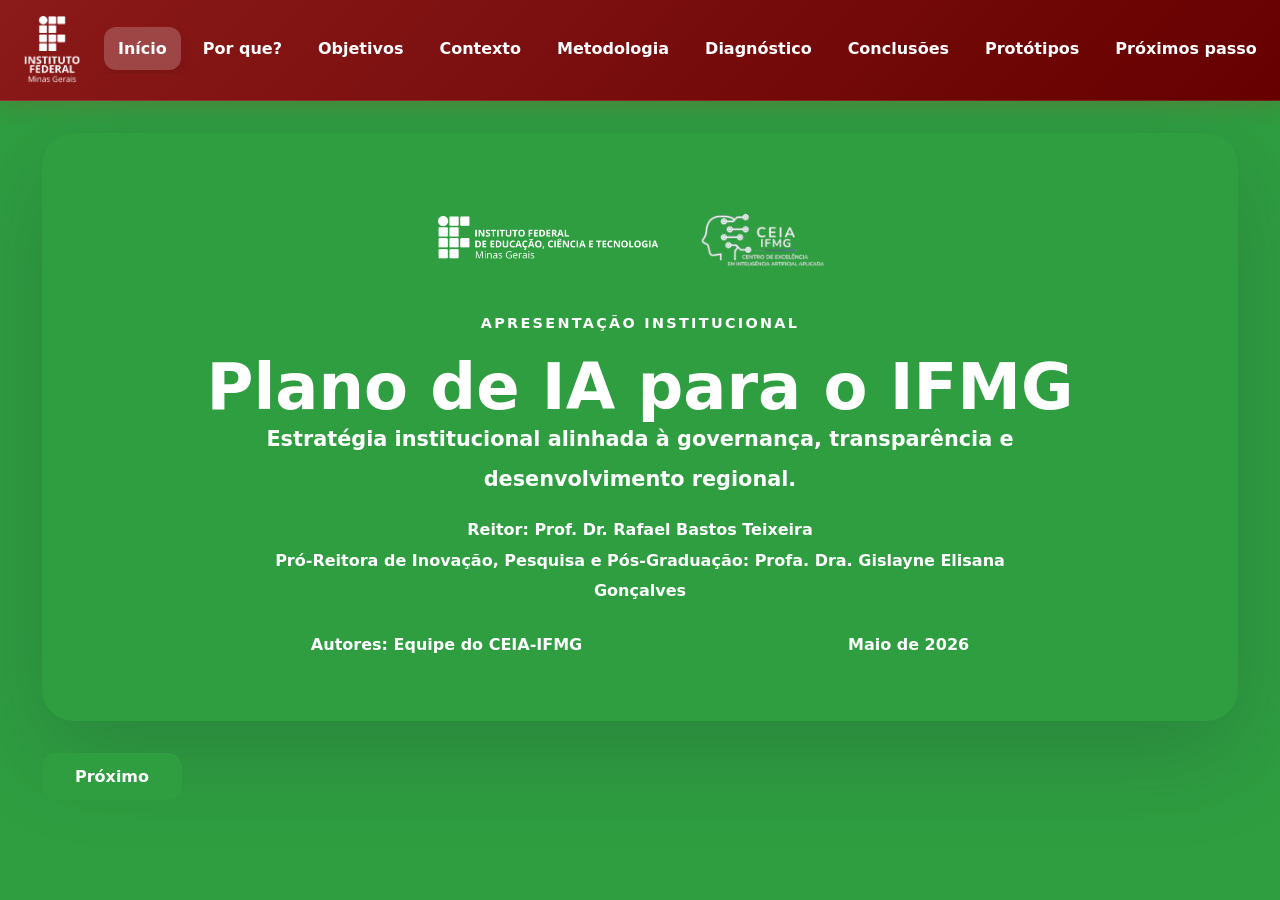
<file: index.html>
<!DOCTYPE html>
<html lang="pt-BR">

<head>
  <meta charset="UTF-8" />
  <meta name="viewport" content="width=device-width, initial-scale=1.0" />
  <title>Plano Institucional de IA - IFMG</title>
  <link rel="stylesheet" href="styles.css" />
</head>

<body>
  <div class="presentation">
    <aside class="toc">
      <div class="toc-brand">
        <img src="imagens/logotiposIFMG/ifmg-vertical-branca.png" alt="Logo IFMG" class="brand-logo" />
      </div>
      <nav>
        <a href="index.html" class="active">Início</a>
        <a href="why.html">Por que?</a>
        <a href="objetivos.html">Objetivos</a>
        <a href="context.html">Contexto</a>
        <a href="methodology.html">Metodologia</a>
        <a href="diagnosis.html">Diagnóstico</a>
        <a href="results.html">Conclusões</a>
        <a href="prototypes.html">Protótipos</a>
        <a href="next-steps.html">Próximos passos</a>
      </nav>
      <div class="toc-note">
        Navegue com scroll ou clique nos tópicos.
      </div>
    </aside>

    <main>
      <section class="slide hero">
        <div class="hero-inner">
          <div class="hero-brand-row">
            <img src="imagens/logotiposIFMG/ifmg-completa-branca.png" alt="IFMG" class="hero-logo" />
            <img src="imagens/logotiposCEIA/LogoCEIA1.png" alt="CEIA-IFMG" class="hero-logo ceia-logo" />
          </div>
          <p class="eyebrow"><strong>Apresentação Institucional</strong></p>
          <h1>Plano de IA para o IFMG</h1>
          <p class="subheading" style="font-size: 1.3rem; font-weight: bold;">Estratégia institucional alinhada à
            governança, transparência e desenvolvimento
            regional.</p>
          <p> </p>
          <p class="subheading" style="font-size: 1.0rem; font-weight: bold;">Reitor: Prof. Dr. Rafael Bastos Teixeira
          </p>
          <p class="subheading" style="font-size: 1.0rem; font-weight: bold;">Pró-Reitora de Inovação, Pesquisa e
            Pós-Graduação: Profa. Dra. Gislayne Elisana Gonçalves</p>
          <div class="hero-meta">
            <p class="subheading" style="font-size: 1.0rem; font-weight: bold;">Autores: Equipe do CEIA-IFMG</p>
            <p class="subheading" style="font-size: 1.0rem; font-weight: bold;">Maio de 2026</p>
          </div>
        </div>
      </section>
      <div class="page-nav">
        <a href="why.html" class="page-nav-button page-nav-next">Próximo</a>
      </div>
    </main>
  </div>
</body>

</html>
</file>
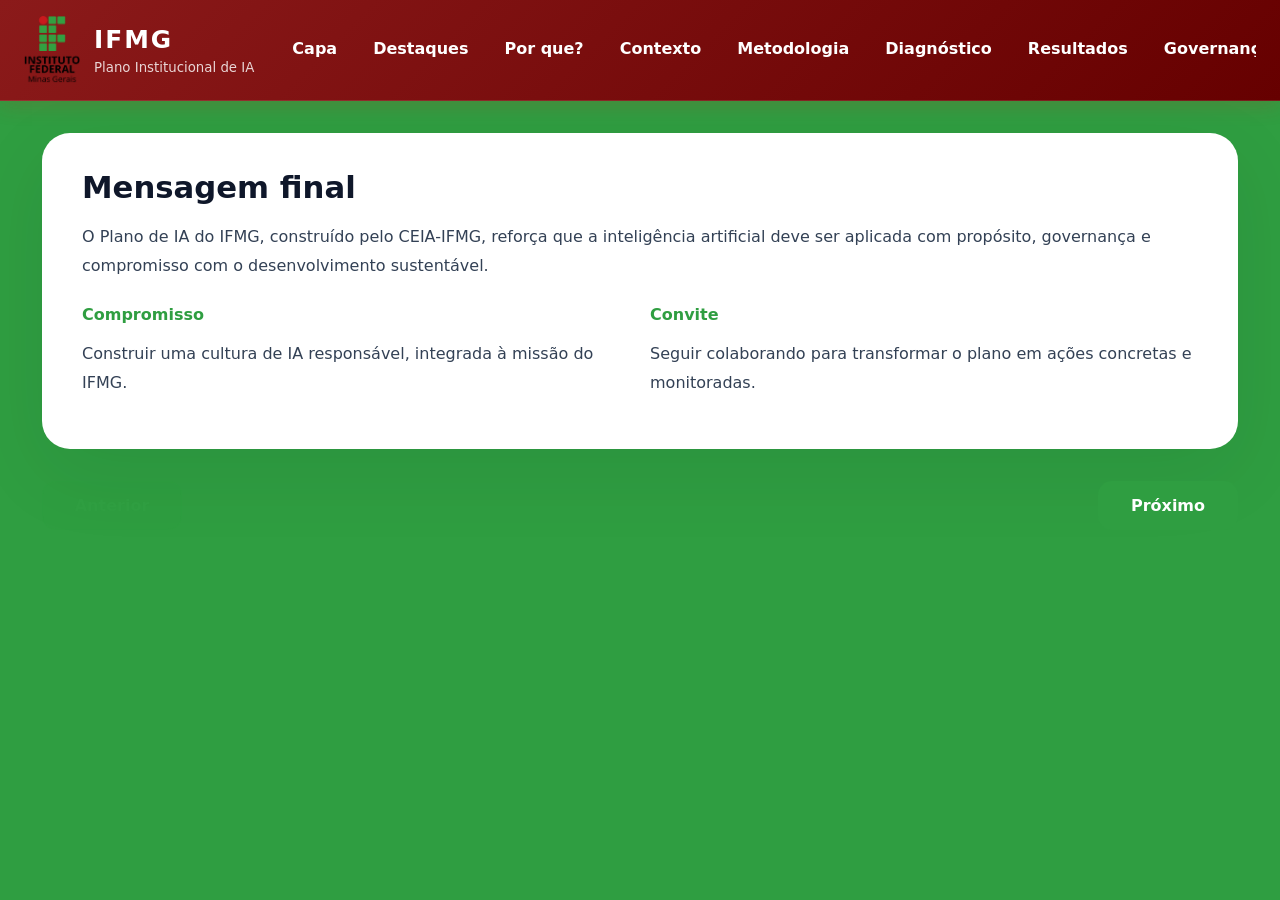
<file: closing.html>
<!DOCTYPE html>
<html lang="pt-BR">
<head>
  <meta charset="UTF-8" />
  <meta name="viewport" content="width=device-width, initial-scale=1.0" />
  <title>Conclusão | Plano de IA IFMG</title>
  <link rel="stylesheet" href="styles.css" />
</head>
<body>
  <div class="presentation">
    <aside class="toc">
      <div class="toc-brand">
        <img src="imagens/logotiposIFMG/ifmg-vertical.png" alt="Logo IFMG" class="brand-logo" />
        <div class="brand-text">
          <span>IFMG</span>
          <small>Plano Institucional de IA</small>
        </div>
      </div>
      <nav>
        <a href="index.html">Capa</a>
        <a href="highlights.html">Destaques</a>
        <a href="why.html">Por que?</a>
        <a href="context.html">Contexto</a>
        <a href="methodology.html">Metodologia</a>
        <a href="diagnosis.html">Diagnóstico</a>
        <a href="results.html">Resultados</a>
        <a href="governance.html">Governança</a>
        <a href="next-steps.html">Próximos passos</a>
        <a href="closing.html" class="active">Conclusão</a>
      </nav>
      <div class="toc-note">
        Navegue entre as páginas do menu.
      </div>
    </aside>

    <main>
      <section class="slide closing">
        <div class="section-header">
          <span class="section-label">8</span>
          <h2>Mensagem final</h2>
        </div>
        <p>O Plano de IA do IFMG, construído pelo CEIA-IFMG, reforça que a inteligência artificial deve ser aplicada com propósito, governança e compromisso com o desenvolvimento sustentável.</p>
        <div class="closing-grid">
          <div>
            <strong>Compromisso</strong>
            <p>Construir uma cultura de IA responsável, integrada à missão do IFMG.</p>
          </div>
          <div>
            <strong>Convite</strong>
            <p>Seguir colaborando para transformar o plano em ações concretas e monitoradas.</p>
          </div>
        </div>
      </section>
      <div class="page-nav">
        <a href="next-steps.html" class="page-nav-button page-nav-prev">Anterior</a>
        <a href="index.html" class="page-nav-button page-nav-next">Próximo</a>
      </div>
    </main>
  </div>
</body>
</html>
</file>
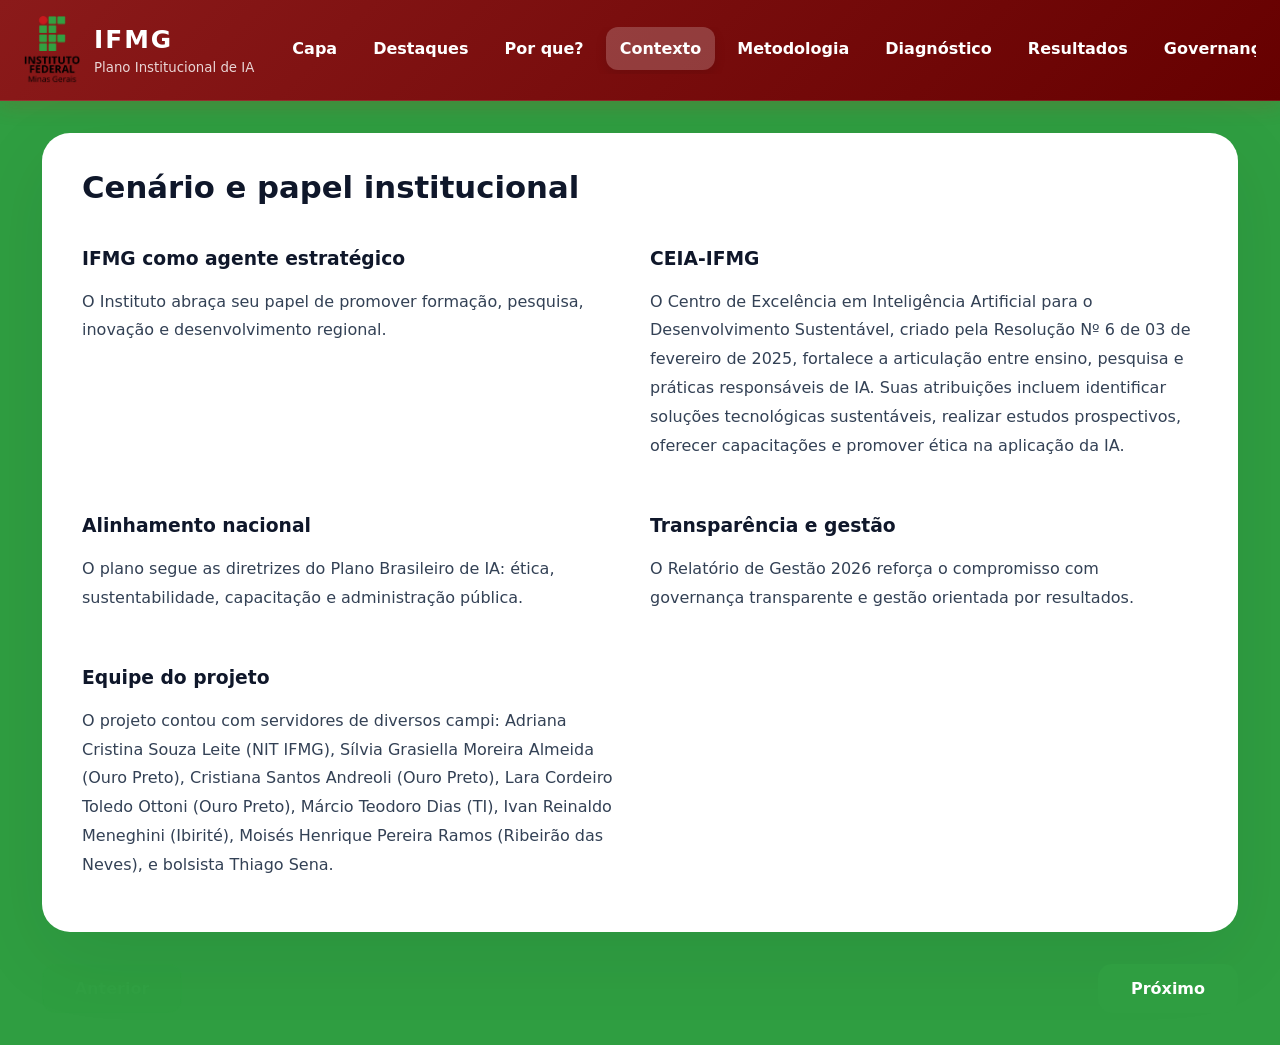
<file: context.html>
<!DOCTYPE html>
<html lang="pt-BR">
<head>
  <meta charset="UTF-8" />
  <meta name="viewport" content="width=device-width, initial-scale=1.0" />
  <title>Contexto | Plano de IA IFMG</title>
  <link rel="stylesheet" href="styles.css" />
</head>
<body>
  <div class="presentation">
    <aside class="toc">
      <div class="toc-brand">
        <img src="imagens/logotiposIFMG/ifmg-vertical.png" alt="Logo IFMG" class="brand-logo" />
        <div class="brand-text">
          <span>IFMG</span>
          <small>Plano Institucional de IA</small>
        </div>
      </div>
      <nav>
        <a href="index.html">Capa</a>
        <a href="highlights.html">Destaques</a>
        <a href="why.html">Por que?</a>
        <a href="context.html" class="active">Contexto</a>
        <a href="methodology.html">Metodologia</a>
        <a href="diagnosis.html">Diagnóstico</a>
        <a href="results.html">Resultados</a>
        <a href="governance.html">Governança</a>
        <a href="next-steps.html">Próximos passos</a>
        <a href="closing.html">Conclusão</a>
      </nav>
      <div class="toc-note">
        Navegue entre as páginas do menu.
      </div>
    </aside>

    <main>
      <section class="slide">
        <div class="section-header">
          <span class="section-label">2</span>
          <h2>Cenário e papel institucional</h2>
        </div>
        <div class="info-grid">
          <div>
            <h3>IFMG como agente estratégico</h3>
            <p>O Instituto abraça seu papel de promover formação, pesquisa, inovação e desenvolvimento regional.</p>
          </div>
          <div>
            <h3>CEIA-IFMG</h3>
            <p>O Centro de Excelência em Inteligência Artificial para o Desenvolvimento Sustentável, criado pela Resolução Nº 6 de 03 de fevereiro de 2025, fortalece a articulação entre ensino, pesquisa e práticas responsáveis de IA. Suas atribuições incluem identificar soluções tecnológicas sustentáveis, realizar estudos prospectivos, oferecer capacitações e promover ética na aplicação da IA.</p>
          </div>
          <div>
            <h3>Alinhamento nacional</h3>
            <p>O plano segue as diretrizes do Plano Brasileiro de IA: ética, sustentabilidade, capacitação e administração pública.</p>
          </div>
          <div>
            <h3>Transparência e gestão</h3>
            <p>O Relatório de Gestão 2026 reforça o compromisso com governança transparente e gestão orientada por resultados.</p>
          </div>
          <div>
            <h3>Equipe do projeto</h3>
            <p>O projeto contou com servidores de diversos campi: Adriana Cristina Souza Leite (NIT IFMG), Sílvia Grasiella Moreira Almeida (Ouro Preto), Cristiana Santos Andreoli (Ouro Preto), Lara Cordeiro Toledo Ottoni (Ouro Preto), Márcio Teodoro Dias (TI), Ivan Reinaldo Meneghini (Ibirité), Moisés Henrique Pereira Ramos (Ribeirão das Neves), e bolsista Thiago Sena.</p>
          </div>
        </div>
      </section>
      <div class="page-nav">
        <a href="why.html" class="page-nav-button page-nav-prev">Anterior</a>
        <a href="methodology.html" class="page-nav-button page-nav-next">Próximo</a>
      </div>
    </main>
  </div>
</body>
</html>
</file>
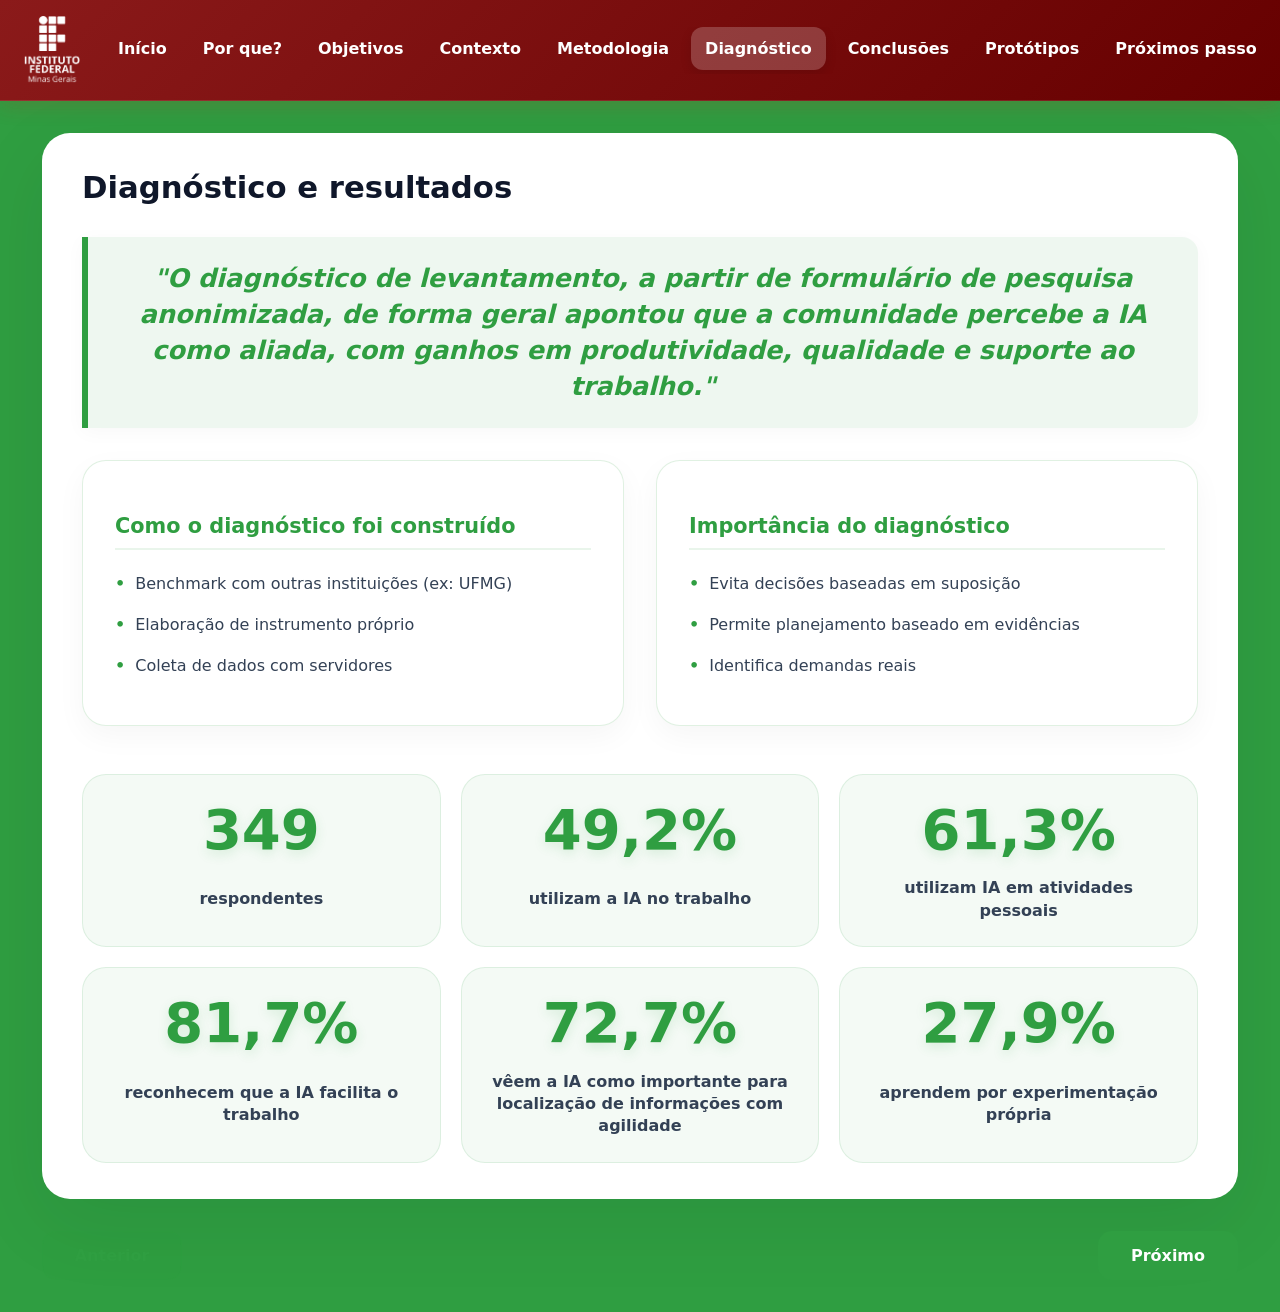
<file: diagnosis.html>
<!DOCTYPE html>
<html lang="pt-BR">

<head>
  <meta charset="UTF-8" />
  <meta name="viewport" content="width=device-width, initial-scale=1.0" />
  <title>Diagnóstico | Plano de IA IFMG</title>
  <link rel="stylesheet" href="styles.css" />
</head>

<body>
  <div class="presentation">
    <aside class="toc">
      <div class="toc-brand">
        <img src="imagens/logotiposIFMG/ifmg-vertical-branca.png" alt="Logo IFMG" class="brand-logo" />
      </div>
      <nav>
        <a href="index.html">Início</a>
        <a href="why.html">Por que?</a>
        <a href="objetivos.html">Objetivos</a>
        <a href="context.html">Contexto</a>
        <a href="methodology.html">Metodologia</a>
        <a href="diagnosis.html" class="active">Diagnóstico</a>
        <a href="results.html">Conclusões</a>
        <a href="prototypes.html">Protótipos</a>
        <a href="next-steps.html">Próximos passos</a>
      </nav>
      <div class="toc-note">
        Navegue entre as páginas do menu.
      </div>
    </aside>

    <main>
      <section class="slide">
        <div class="section-header">
          <span class="section-label">4</span>
          <h2>Diagnóstico e resultados</h2>
        </div>
        <div
          style="background: rgba(47, 158, 65, 0.08); border-left: 6px solid #2f9e41; padding: 24px 32px; border-radius: 0 16px 16px 0; margin: 32px 0; text-align: center; box-shadow: 0 4px 20px rgba(0,0,0,0.03);">
          <h3
            style="margin: 0; color: #2f9e41; font-size: 1.6rem; font-weight: 700; font-style: italic; line-height: 1.4;">
            "O diagnóstico de levantamento, a partir de formulário de pesquisa anonimizada, de forma geral apontou que a
            comunidade percebe a IA como aliada, com ganhos em produtividade, qualidade e suporte ao trabalho."</h3>
        </div>

        <div style="display: grid; grid-template-columns: repeat(auto-fit, minmax(300px, 1fr)); gap: 32px; margin-bottom: 48px;">
          <div style="background: #ffffff; padding: 32px; border-radius: 24px; border: 1px solid rgba(47, 158, 65, 0.15); box-shadow: 0 10px 30px rgba(0,0,0,0.04);">
            <h3 style="color: #2f9e41; margin-bottom: 20px; font-size: 1.3rem; border-bottom: 2px solid rgba(47, 158, 65, 0.1); padding-bottom: 10px;">Como o diagnóstico foi construído</h3>
            <ul style="list-style: none; padding: 0; margin: 0; text-align: left;">
              <li style="margin-bottom: 12px; display: flex; align-items: flex-start; gap: 10px;">
                <span style="color: #2f9e41; font-weight: bold;">•</span>
                <span>Benchmark com outras instituições (ex: UFMG)</span>
              </li>
              <li style="margin-bottom: 12px; display: flex; align-items: flex-start; gap: 10px;">
                <span style="color: #2f9e41; font-weight: bold;">•</span>
                <span>Elaboração de instrumento próprio</span>
              </li>
              <li style="margin-bottom: 12px; display: flex; align-items: flex-start; gap: 10px;">
                <span style="color: #2f9e41; font-weight: bold;">•</span>
                <span>Coleta de dados com servidores</span>
              </li>
            </ul>
          </div>

          <div style="background: #ffffff; padding: 32px; border-radius: 24px; border: 1px solid rgba(47, 158, 65, 0.15); box-shadow: 0 10px 30px rgba(0,0,0,0.04);">
            <h3 style="color: #2f9e41; margin-bottom: 20px; font-size: 1.3rem; border-bottom: 2px solid rgba(47, 158, 65, 0.1); padding-bottom: 10px;">Importância do diagnóstico</h3>
            <ul style="list-style: none; padding: 0; margin: 0; text-align: left;">
              <li style="margin-bottom: 12px; display: flex; align-items: flex-start; gap: 10px;">
                <span style="color: #2f9e41; font-weight: bold;">•</span>
                <span>Evita decisões baseadas em suposição</span>
              </li>
              <li style="margin-bottom: 12px; display: flex; align-items: flex-start; gap: 10px;">
                <span style="color: #2f9e41; font-weight: bold;">•</span>
                <span>Permite planejamento baseado em evidências</span>
              </li>
              <li style="margin-bottom: 12px; display: flex; align-items: flex-start; gap: 10px;">
                <span style="color: #2f9e41; font-weight: bold;">•</span>
                <span>Identifica demandas reais</span>
              </li>
            </ul>
          </div>
        </div>
        <div class="metric-grid">
          <article class="metric-card">
            <strong>349</strong>
            <span>respondentes</span>
          </article>
          <article class="metric-card">
            <strong>49,2%</strong>
            <span>utilizam a IA no trabalho</span>
          </article>
          <article class="metric-card">
            <strong>61,3%</strong>
            <span>utilizam IA em atividades pessoais</span>
          </article>
          <article class="metric-card">
            <strong>81,7%</strong>
            <span>reconhecem que a IA facilita o trabalho</span>
          </article>
          <article class="metric-card">
            <strong>72,7%</strong>
            <span>vêem a IA como importante para localização de informações com agilidade</span>
          </article>
          <article class="metric-card">
            <strong>27,9%</strong>
            <span>aprendem por experimentação própria</span>
          </article>
        </div>
      </section>
      <div class="page-nav">
        <a href="methodology.html" class="page-nav-button page-nav-prev">Anterior</a>
        <a href="results.html" class="page-nav-button page-nav-next">Próximo</a>
      </div>
    </main>
  </div>
</body>

</html>
</file>
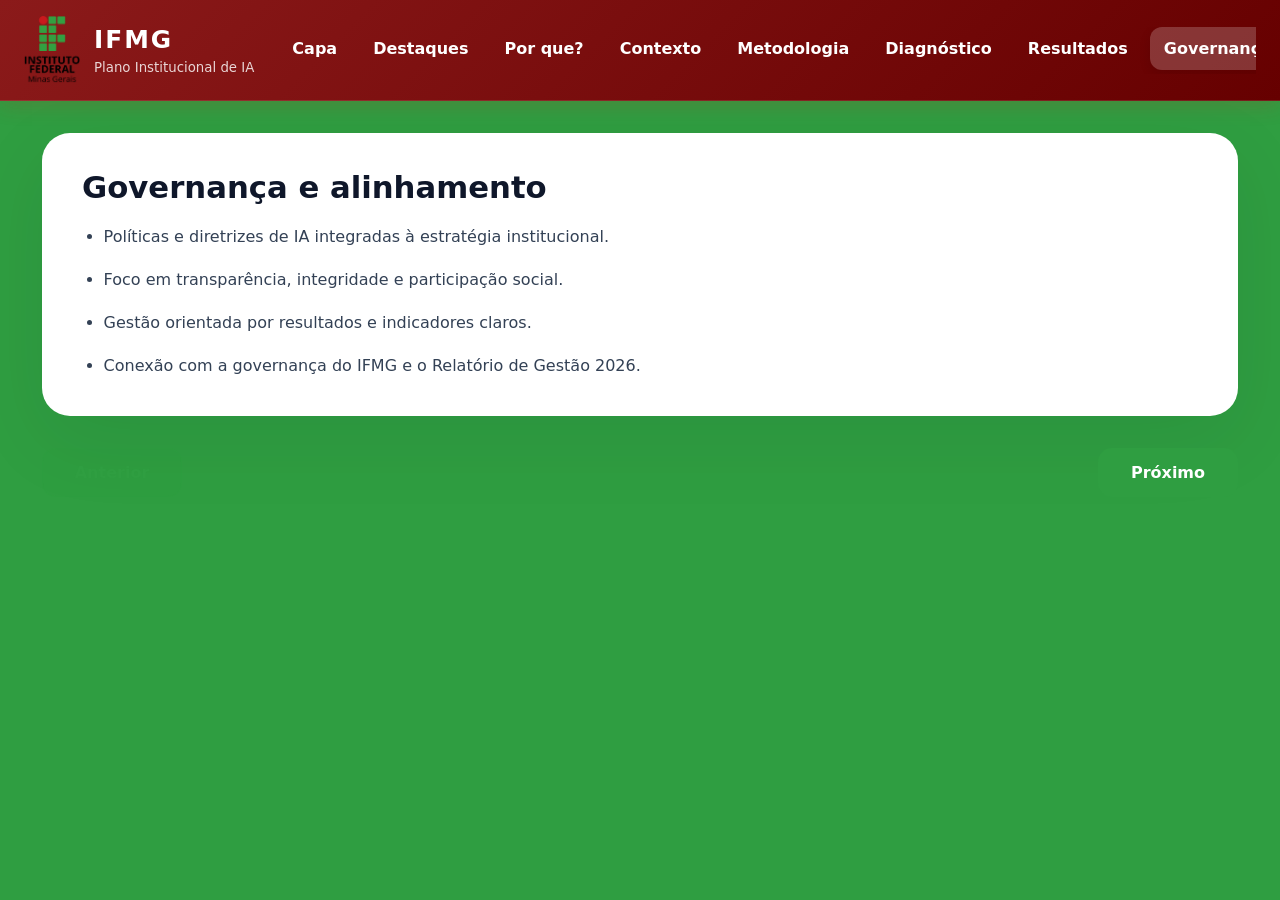
<file: governance.html>
<!DOCTYPE html>
<html lang="pt-BR">
<head>
  <meta charset="UTF-8" />
  <meta name="viewport" content="width=device-width, initial-scale=1.0" />
  <title>Governança | Plano de IA IFMG</title>
  <link rel="stylesheet" href="styles.css" />
</head>
<body>
  <div class="presentation">
    <aside class="toc">
      <div class="toc-brand">
        <img src="imagens/logotiposIFMG/ifmg-vertical.png" alt="Logo IFMG" class="brand-logo" />
        <div class="brand-text">
          <span>IFMG</span>
          <small>Plano Institucional de IA</small>
        </div>
      </div>
      <nav>
        <a href="index.html">Capa</a>
        <a href="highlights.html">Destaques</a>
        <a href="why.html">Por que?</a>
        <a href="context.html">Contexto</a>
        <a href="methodology.html">Metodologia</a>
        <a href="diagnosis.html">Diagnóstico</a>
        <a href="results.html">Resultados</a>
        <a href="governance.html" class="active">Governança</a>
        <a href="next-steps.html">Próximos passos</a>
        <a href="closing.html">Conclusão</a>
      </nav>
      <div class="toc-note">
        Navegue entre as páginas do menu.
      </div>
    </aside>

    <main>
      <section class="slide">
        <div class="section-header">
          <span class="section-label">6</span>
          <h2>Governança e alinhamento</h2>
        </div>
        <ul class="bullet-list">
          <li>Políticas e diretrizes de IA integradas à estratégia institucional.</li>
          <li>Foco em transparência, integridade e participação social.</li>
          <li>Gestão orientada por resultados e indicadores claros.</li>
          <li>Conexão com a governança do IFMG e o Relatório de Gestão 2026.</li>
        </ul>
      </section>
      <div class="page-nav">
        <a href="results.html" class="page-nav-button page-nav-prev">Anterior</a>
        <a href="next-steps.html" class="page-nav-button page-nav-next">Próximo</a>
      </div>
    </main>
  </div>
</body>
</html>
</file>
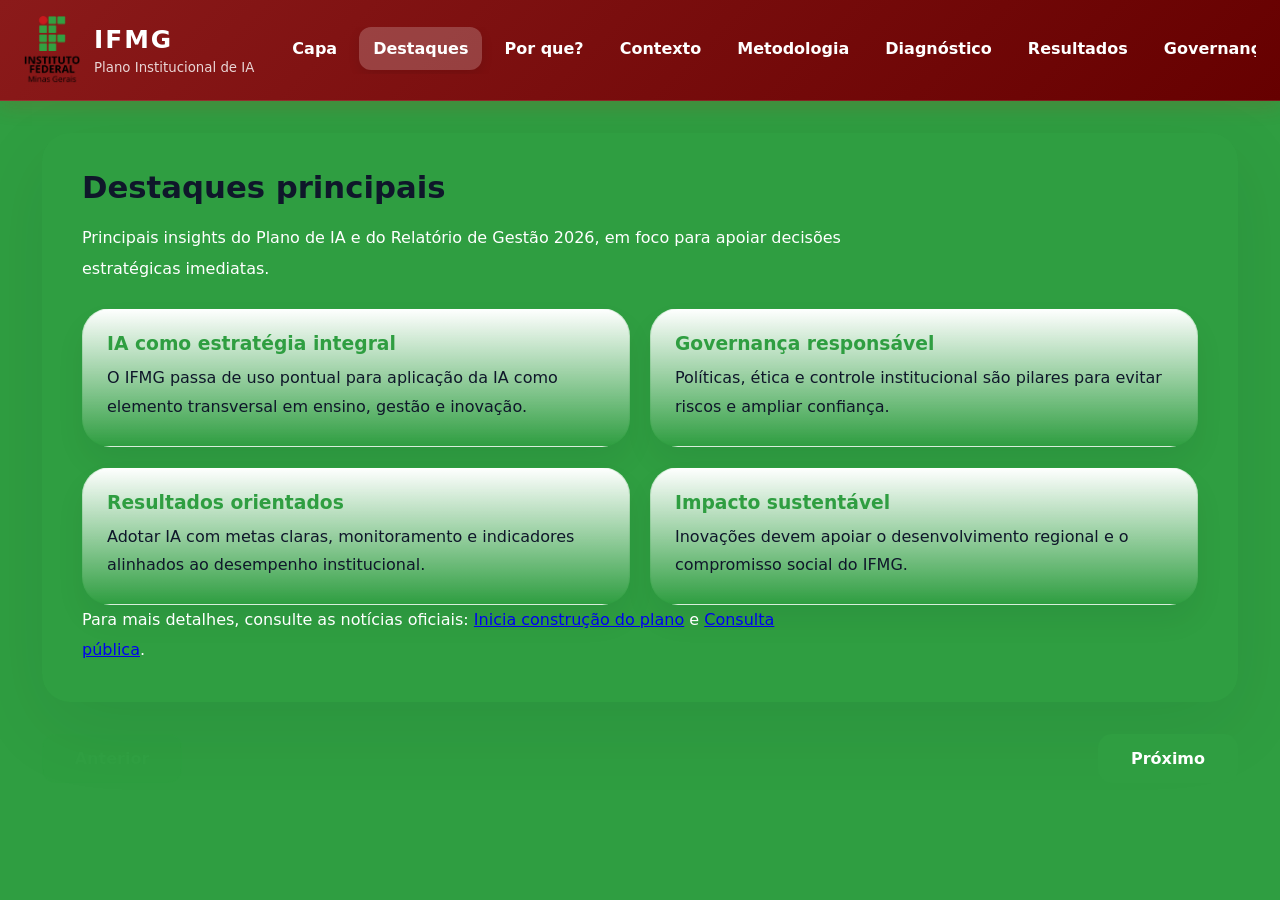
<file: highlights.html>
<!DOCTYPE html>
<html lang="pt-BR">
<head>
  <meta charset="UTF-8" />
  <meta name="viewport" content="width=device-width, initial-scale=1.0" />
  <title>Destaques | Plano de IA IFMG</title>
  <link rel="stylesheet" href="styles.css" />
</head>
<body>
  <div class="presentation">
    <aside class="toc">
      <div class="toc-brand">
        <img src="imagens/logotiposIFMG/ifmg-vertical.png" alt="Logo IFMG" class="brand-logo" />
        <div class="brand-text">
          <span>IFMG</span>
          <small>Plano Institucional de IA</small>
        </div>
      </div>
      <nav>
        <a href="index.html">Capa</a>
        <a href="highlights.html" class="active">Destaques</a>
        <a href="why.html">Por que?</a>
        <a href="context.html">Contexto</a>
        <a href="methodology.html">Metodologia</a>
        <a href="diagnosis.html">Diagnóstico</a>
        <a href="results.html">Resultados</a>
        <a href="governance.html">Governança</a>
        <a href="next-steps.html">Próximos passos</a>
        <a href="closing.html">Conclusão</a>
      </nav>
      <div class="toc-note">
        Navegue entre as páginas do menu.
      </div>
    </aside>

    <main>
      <section class="slide highlight-section">
        <div class="section-header">
          <span class="section-label">H</span>
          <h2>Destaques principais</h2>
        </div>
        <p class="section-description">Principais insights do Plano de IA e do Relatório de Gestão 2026, em foco para apoiar decisões estratégicas imediatas.</p>
        <div class="highlight-grid">
          <article class="highlight-card">
            <h3>IA como estratégia integral</h3>
            <p>O IFMG passa de uso pontual para aplicação da IA como elemento transversal em ensino, gestão e inovação.</p>
          </article>
          <article class="highlight-card">
            <h3>Governança responsável</h3>
            <p>Políticas, ética e controle institucional são pilares para evitar riscos e ampliar confiança.</p>
          </article>
          <article class="highlight-card">
            <h3>Resultados orientados</h3>
            <p>Adotar IA com metas claras, monitoramento e indicadores alinhados ao desempenho institucional.</p>
          </article>
          <article class="highlight-card">
            <h3>Impacto sustentável</h3>
            <p>Inovações devem apoiar o desenvolvimento regional e o compromisso social do IFMG.</p>
          </article>
        </div>
        <p class="section-description">Para mais detalhes, consulte as notícias oficiais: <a href="https://www.ifmg.edu.br/portal/noticias/ifmg-inicia-construcao-do-plano-de-inteligencia-artificial-aplicada">Inicia construção do plano</a> e <a href="https://www.ifmg.edu.br/portal/noticias/ifmg-promove-consulta-publica-para-criacao-do-plano-de-ia-aplicada">Consulta pública</a>.</p>
      </section>
      <div class="page-nav">
        <a href="index.html" class="page-nav-button page-nav-prev">Anterior</a>
        <a href="why.html" class="page-nav-button page-nav-next">Próximo</a>
      </div>
    </main>
  </div>
</body>
</html>
</file>
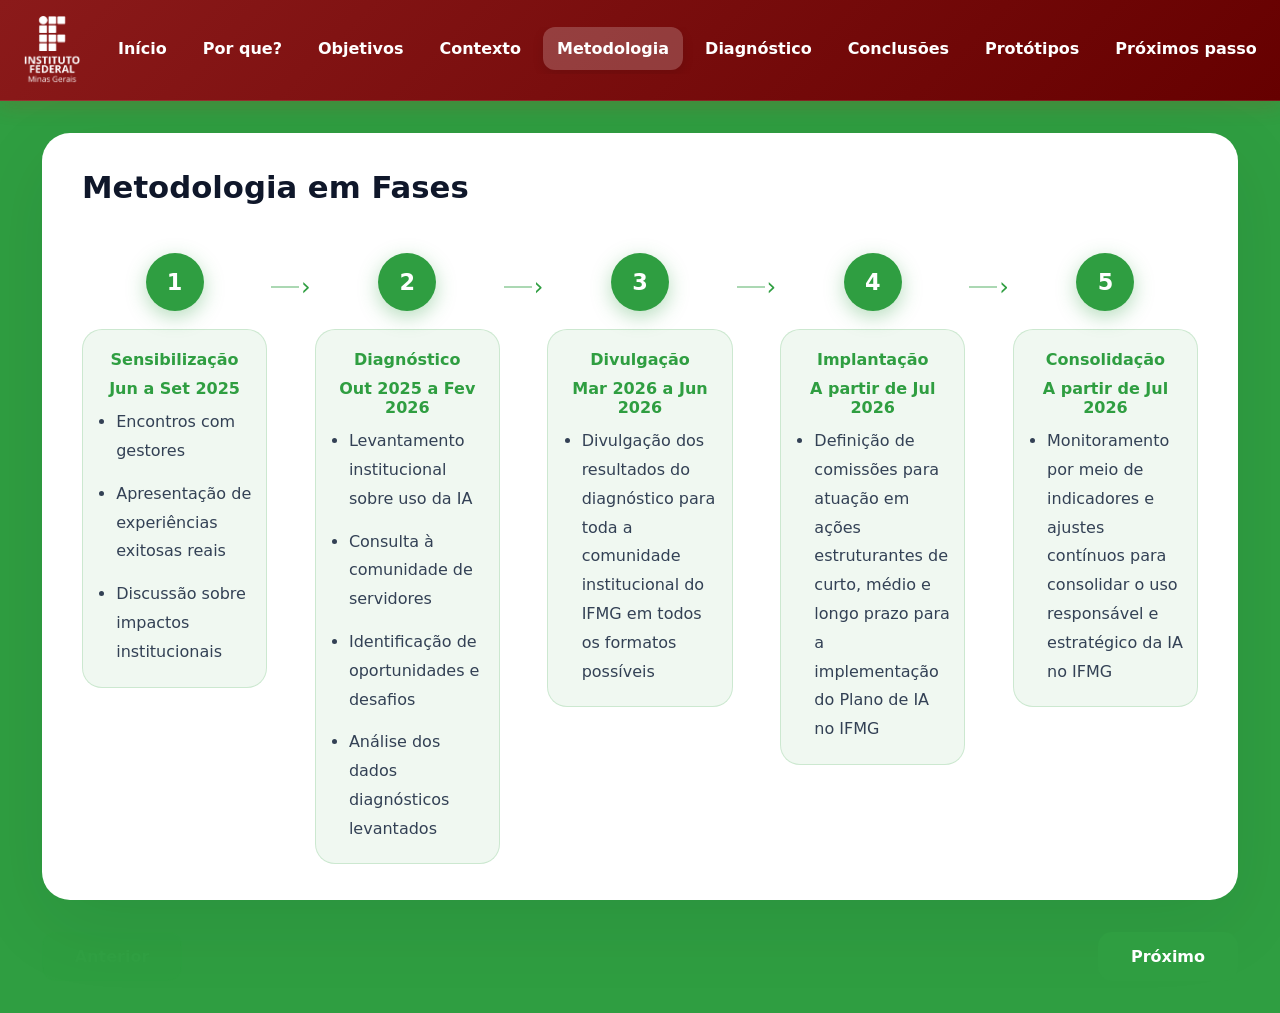
<file: methodology.html>
<!DOCTYPE html>
<html lang="pt-BR">

<head>
  <meta charset="UTF-8" />
  <meta name="viewport" content="width=device-width, initial-scale=1.0" />
  <title>Metodologia | Plano de IA IFMG</title>
  <link rel="stylesheet" href="styles.css" />
</head>

<body>
  <div class="presentation">
    <aside class="toc">
      <div class="toc-brand">
        <img src="imagens/logotiposIFMG/ifmg-vertical-branca.png" alt="Logo IFMG" class="brand-logo" />
      </div>
      <nav>
        <a href="index.html">Início</a>
        <a href="why.html">Por que?</a>
        <a href="objetivos.html">Objetivos</a>
        <a href="context.html">Contexto</a>
        <a href="methodology.html" class="active">Metodologia</a>
        <a href="diagnosis.html">Diagnóstico</a>
        <a href="results.html">Conclusões</a>
        <a href="prototypes.html">Protótipos</a>
        <a href="next-steps.html">Próximos passos</a>
      </nav>
      <div class="toc-note">
        Navegue entre as páginas do menu.
      </div>
    </aside>

    <main>
      <section class="slide">
        <div class="section-header">
          <span class="section-label">3</span>
          <h2>Metodologia em Fases</h2>
        </div>
        <div class="phase-flow">

          <div class="phase-step">
            <div class="phase-circle">1</div>
            <div class="phase-card">
              <h3>Sensibilização</h3>
              <h3>Jun a Set 2025</h3>
              <ul class="bullet-list" style="text-align: left; padding-left: 1.2rem; margin-top: 10px;">
                <li>Encontros com gestores</li>
                <li>Apresentação de experiências exitosas reais</li>
                <li>Discussão sobre impactos institucionais</li>
              </ul>
            </div>
          </div>

          <div class="phase-connector"></div>

          <div class="phase-step">
            <div class="phase-circle">2</div>
            <div class="phase-card">
              <h3>Diagnóstico</h3>
              <h3>Out 2025 a Fev 2026</h3>
              <ul class="bullet-list" style="text-align: left; padding-left: 1.2rem; margin-top: 10px;">
                <li>Levantamento institucional sobre uso da IA</li>
                <li>Consulta à comunidade de servidores</li>
                <li>Identificação de oportunidades e desafios</li>
                <li>Análise dos dados diagnósticos levantados</li>
              </ul>
            </div>
          </div>

          <div class="phase-connector"></div>

          <div class="phase-step">
            <div class="phase-circle">3</div>
            <div class="phase-card">
              <h3>Divulgação</h3>
              <h3>Mar 2026 a Jun 2026</h3>
              <ul class="bullet-list" style="text-align: left; padding-left: 1.2rem; margin-top: 10px;">
                <li>Divulgação dos resultados do diagnóstico para toda a comunidade
                  institucional do IFMG em todos os formatos possíveis</li>
              </ul>
            </div>
          </div>

          <div class="phase-connector"></div>

          <div class="phase-step">
            <div class="phase-circle">4</div>
            <div class="phase-card">
              <h3>Implantação</h3>
              <h3>A partir de Jul 2026</h3>
              <ul class="bullet-list" style="text-align: left; padding-left: 1.2rem; margin-top: 10px;">
                <li>Definição de comissões para atuação em ações estruturantes de curto, médio e longo prazo para a
                  implementação do Plano de IA no IFMG</li>

              </ul>
            </div>
          </div>

          <div class="phase-connector"></div>

          <div class="phase-step">
            <div class="phase-circle">5</div>
            <div class="phase-card">
              <h3>Consolidação</h3>
              <h3>A partir de Jul 2026</h3>
              <ul class="bullet-list" style="text-align: left; padding-left: 1.2rem; margin-top: 10px;">
                <li>Monitoramento por meio de indicadores e ajustes contínuos para consolidar o uso responsável e
                  estratégico da IA no IFMG</li>
              </ul>
            </div>
          </div>

        </div>
      </section>
      <div class="page-nav">
        <a href="context.html" class="page-nav-button page-nav-prev">Anterior</a>
        <a href="diagnosis.html" class="page-nav-button page-nav-next">Próximo</a>
      </div>
    </main>
  </div>
</body>

</html>
</file>
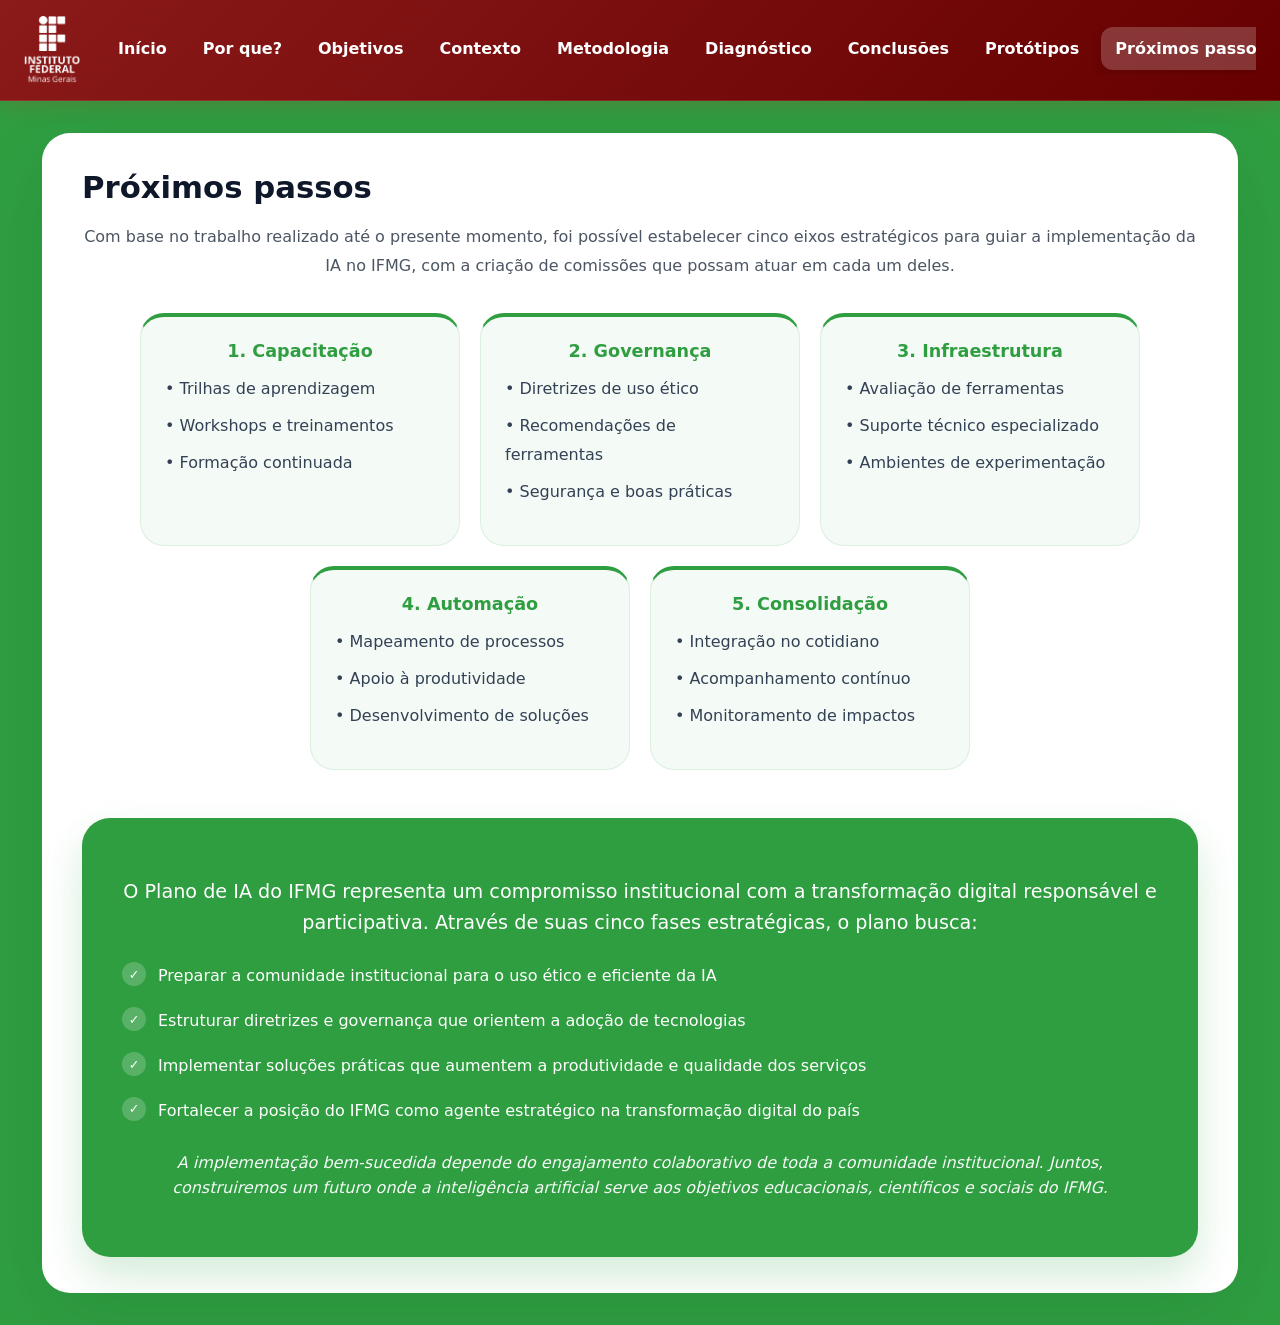
<file: next-steps.html>
<!DOCTYPE html>
<html lang="pt-BR">

<head>
  <meta charset="UTF-8" />
  <meta name="viewport" content="width=device-width, initial-scale=1.0" />
  <title>Próximos passos | Plano de IA IFMG</title>
  <link rel="stylesheet" href="styles.css" />
</head>

<body>
  <div class="presentation">
    <aside class="toc">
      <div class="toc-brand">
        <img src="imagens/logotiposIFMG/ifmg-vertical-branca.png" alt="Logo IFMG" class="brand-logo" />
      </div>
      <nav>
        <a href="index.html">Início</a>
        <a href="why.html">Por que?</a>
        <a href="objetivos.html">Objetivos</a>
        <a href="context.html">Contexto</a>
        <a href="methodology.html">Metodologia</a>
        <a href="diagnosis.html">Diagnóstico</a>
        <a href="results.html">Conclusões</a>
        <a href="prototypes.html">Protótipos</a>
        <a href="next-steps.html" class="active">Próximos passos</a>
      </nav>
      <div class="toc-note">
        Navegue entre as páginas do menu.
      </div>
    </aside>

    <main>
      <section class="slide">
        <div class="section-header">
          <span class="section-label">7</span>
          <h2>Próximos passos</h2>
        </div>

        <p style="text-align: center; color: #4b5563; margin-bottom: 32px; font-weight: 500;">
          Com base no trabalho realizado até o presente momento, foi possível estabelecer cinco eixos estratégicos para
          guiar a implementação da IA no IFMG, com a criação de comissões que possam atuar em cada um deles.
        </p>

        <div class="result-grid"
          style="display: flex; flex-wrap: wrap; justify-content: center; gap: 20px; margin-bottom: 48px;">
          <article class="feature-card"
            style="padding: 24px; border-top: 4px solid #2f9e41; flex: 1 1 30%; min-width: 280px; max-width: 320px;">
            <strong style="display: block; color: #2f9e41; margin-bottom: 12px; font-size: 1.1rem;">1.
              Capacitação</strong>
            <ul style="list-style: none; padding: 0; font-size: 0.9rem; color: #4b5563; text-align: left;">
              <li style="margin-bottom: 8px;">• Trilhas de aprendizagem</li>
              <li style="margin-bottom: 8px;">• Workshops e treinamentos</li>
              <li>• Formação continuada</li>
            </ul>
          </article>

          <article class="feature-card"
            style="padding: 24px; border-top: 4px solid #2f9e41; flex: 1 1 30%; min-width: 280px; max-width: 320px;">
            <strong style="display: block; color: #2f9e41; margin-bottom: 12px; font-size: 1.1rem;">2.
              Governança</strong>
            <ul style="list-style: none; padding: 0; font-size: 0.9rem; color: #4b5563; text-align: left;">
              <li style="margin-bottom: 8px;">• Diretrizes de uso ético</li>
              <li style="margin-bottom: 8px;">• Recomendações de ferramentas</li>
              <li>• Segurança e boas práticas</li>
            </ul>
          </article>

          <article class="feature-card"
            style="padding: 24px; border-top: 4px solid #2f9e41; flex: 1 1 30%; min-width: 280px; max-width: 320px;">
            <strong style="display: block; color: #2f9e41; margin-bottom: 12px; font-size: 1.1rem;">3.
              Infraestrutura</strong>
            <ul style="list-style: none; padding: 0; font-size: 0.9rem; color: #4b5563; text-align: left;">
              <li style="margin-bottom: 8px;">• Avaliação de ferramentas</li>
              <li style="margin-bottom: 8px;">• Suporte técnico especializado</li>
              <li>• Ambientes de experimentação</li>
            </ul>
          </article>

          <article class="feature-card"
            style="padding: 24px; border-top: 4px solid #2f9e41; flex: 1 1 30%; min-width: 280px; max-width: 320px;">
            <strong style="display: block; color: #2f9e41; margin-bottom: 12px; font-size: 1.1rem;">4.
              Automação</strong>
            <ul style="list-style: none; padding: 0; font-size: 0.9rem; color: #4b5563; text-align: left;">
              <li style="margin-bottom: 8px;">• Mapeamento de processos</li>
              <li style="margin-bottom: 8px;">• Apoio à produtividade</li>
              <li>• Desenvolvimento de soluções</li>
            </ul>
          </article>

          <article class="feature-card"
            style="padding: 24px; border-top: 4px solid #2f9e41; flex: 1 1 30%; min-width: 280px; max-width: 320px;">
            <strong style="display: block; color: #2f9e41; margin-bottom: 12px; font-size: 1.1rem;">5.
              Consolidação</strong>
            <ul style="list-style: none; padding: 0; font-size: 0.9rem; color: #4b5563; text-align: left;">
              <li style="margin-bottom: 8px;">• Integração no cotidiano</li>
              <li style="margin-bottom: 8px;">• Acompanhamento contínuo</li>
              <li>• Monitoramento de impactos</li>
            </ul>
          </article>
        </div>

        <div
          style="background: #2f9e41; color: #fff; padding: 40px; border-radius: 28px; margin-top: 48px; box-shadow: 0 20px 40px rgba(47, 158, 65, 0.2);">
          <p
            style="font-size: 1.2rem; font-weight: 500; line-height: 1.6; margin-bottom: 24px; text-align: center; color: #fff;">
            O Plano de IA do IFMG representa um compromisso institucional com a transformação digital responsável e
            participativa. Através de suas cinco fases estratégicas, o plano busca:
          </p>
          <ul style="list-style: none; padding: 0; margin-bottom: 24px; color: #fff;">
            <li style="margin-bottom: 16px; display: flex; align-items: flex-start; gap: 12px; color: #fff;">
              <span
                style="background: rgba(255,255,255,0.2); width: 24px; height: 24px; border-radius: 50%; display: flex; align-items: center; justify-content: center; flex-shrink: 0; font-size: 0.8rem; color: #fff;">✓</span>
              Preparar a comunidade institucional para o uso ético e eficiente da IA
            </li>
            <li style="margin-bottom: 16px; display: flex; align-items: flex-start; gap: 12px; color: #fff;">
              <span
                style="background: rgba(255,255,255,0.2); width: 24px; height: 24px; border-radius: 50%; display: flex; align-items: center; justify-content: center; flex-shrink: 0; font-size: 0.8rem; color: #fff;">✓</span>
              Estruturar diretrizes e governança que orientem a adoção de tecnologias
            </li>
            <li style="margin-bottom: 16px; display: flex; align-items: flex-start; gap: 12px; color: #fff;">
              <span
                style="background: rgba(255,255,255,0.2); width: 24px; height: 24px; border-radius: 50%; display: flex; align-items: center; justify-content: center; flex-shrink: 0; font-size: 0.8rem; color: #fff;">✓</span>
              Implementar soluções práticas que aumentem a produtividade e qualidade dos serviços
            </li>
            <li style="margin-bottom: 16px; display: flex; align-items: flex-start; gap: 12px; color: #fff;">
              <span
                style="background: rgba(255,255,255,0.2); width: 24px; height: 24px; border-radius: 50%; display: flex; align-items: center; justify-content: center; flex-shrink: 0; font-size: 0.8rem; color: #fff;">✓</span>
              Fortalecer a posição do IFMG como agente estratégico na transformação digital do país
            </li>
          </ul>
          <p style="text-align: center; font-style: italic; opacity: 0.95; line-height: 1.6; color: #fff;">
            A implementação bem-sucedida depende do engajamento colaborativo de toda a comunidade institucional. Juntos,
            construiremos um futuro onde a inteligência artificial serve aos objetivos educacionais, científicos e
            sociais do IFMG.
          </p>
        </div>


    </main>
  </div>
</body>

</html>
</file>
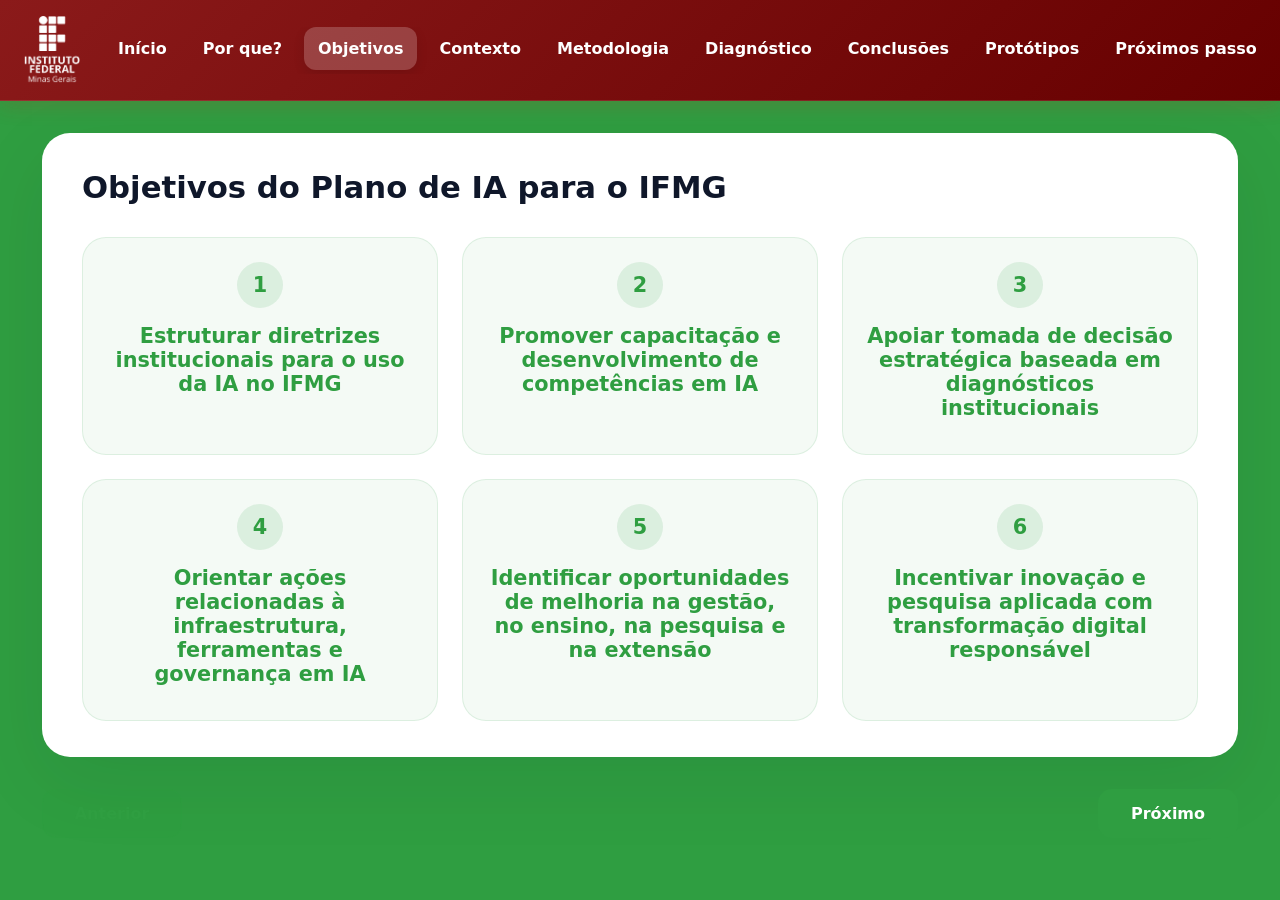
<file: objetivos.html>
<!DOCTYPE html>
<html lang="pt-BR">

<head>
  <meta charset="UTF-8" />
  <meta name="viewport" content="width=device-width, initial-scale=1.0" />
  <title>Objetivos | Plano de IA IFMG</title>
  <link rel="stylesheet" href="styles.css" />
</head>

<body>
  <div class="presentation">
    <aside class="toc">
      <div class="toc-brand">
        <img src="imagens/logotiposIFMG/ifmg-vertical-branca.png" alt="Logo IFMG" class="brand-logo" />
      </div>
      <nav>
        <a href="index.html">Início</a>
        <a href="why.html">Por que?</a>
        <a href="objetivos.html" class="active">Objetivos</a>
        <a href="context.html">Contexto</a>
        <a href="methodology.html">Metodologia</a>
        <a href="diagnosis.html">Diagnóstico</a>
        <a href="results.html">Conclusões</a>
        <a href="prototypes.html">Protótipos</a>
        <a href="next-steps.html">Próximos passos</a>
      </nav>
      <div class="toc-note">
        Navegue entre as páginas do menu.
      </div>
    </aside>

    <main>
      <section class="slide">
        <div class="section-header">
          <span class="section-label">O</span>
          <h2>Objetivos do Plano de IA para o IFMG</h2>
        </div>


        <div class="feature-grid"
          style="grid-template-columns: repeat(auto-fit, minmax(280px, 1fr)); gap: 24px; margin-top: 32px;">
          <article class="feature-card" style="transition: all 0.35s ease; cursor: default;"
            onmouseover="this.style.transform='translateY(-6px)'; this.style.boxShadow='0 12px 30px rgba(47, 158, 65, 0.15)'"
            onmouseout="this.style.transform='translateY(0)'; this.style.boxShadow='none'">
            <div class="card-number">1</div>
            <h3 style="font-size: 1.3rem;">Estruturar diretrizes institucionais para o uso da IA no IFMG</h3>
          </article>
          <article class="feature-card" style="transition: all 0.35s ease; cursor: default;"
            onmouseover="this.style.transform='translateY(-6px)'; this.style.boxShadow='0 12px 30px rgba(47, 158, 65, 0.15)'"
            onmouseout="this.style.transform='translateY(0)'; this.style.boxShadow='none'">
            <div class="card-number">2</div>
            <h3 style="font-size: 1.3rem;">Promover capacitação e desenvolvimento de competências em IA</h3>
          </article>
          <article class="feature-card" style="transition: all 0.35s ease; cursor: default;"
            onmouseover="this.style.transform='translateY(-6px)'; this.style.boxShadow='0 12px 30px rgba(47, 158, 65, 0.15)'"
            onmouseout="this.style.transform='translateY(0)'; this.style.boxShadow='none'">
            <div class="card-number">3</div>
            <h3 style="font-size: 1.3rem;">Apoiar tomada de decisão estratégica baseada em diagnósticos institucionais
            </h3>
          </article>
          <article class="feature-card" style="transition: all 0.35s ease; cursor: default;"
            onmouseover="this.style.transform='translateY(-6px)'; this.style.boxShadow='0 12px 30px rgba(47, 158, 65, 0.15)'"
            onmouseout="this.style.transform='translateY(0)'; this.style.boxShadow='none'">
            <div class="card-number">4</div>
            <h3 style="font-size: 1.3rem;">Orientar ações relacionadas à infraestrutura, ferramentas e governança em IA
            </h3>
          </article>
          <article class="feature-card" style="transition: all 0.35s ease; cursor: default;"
            onmouseover="this.style.transform='translateY(-6px)'; this.style.boxShadow='0 12px 30px rgba(47, 158, 65, 0.15)'"
            onmouseout="this.style.transform='translateY(0)'; this.style.boxShadow='none'">
            <div class="card-number">5</div>
            <h3 style="font-size: 1.3rem;">Identificar oportunidades de melhoria na gestão, no ensino, na pesquisa e na
              extensão</h3>
          </article>
          <article class="feature-card" style="transition: all 0.35s ease; cursor: default;"
            onmouseover="this.style.transform='translateY(-6px)'; this.style.boxShadow='0 12px 30px rgba(47, 158, 65, 0.15)'"
            onmouseout="this.style.transform='translateY(0)'; this.style.boxShadow='none'">
            <div class="card-number">6</div>
            <h3 style="font-size: 1.3rem;">Incentivar inovação e pesquisa aplicada com transformação digital responsável
            </h3>
          </article>
        </div>
      </section>
      <div class="page-nav">
        <a href="why.html" class="page-nav-button page-nav-prev">Anterior</a>
        <a href="context.html" class="page-nav-button page-nav-next">Próximo</a>
      </div>
    </main>
  </div>
</body>

</html>
</file>
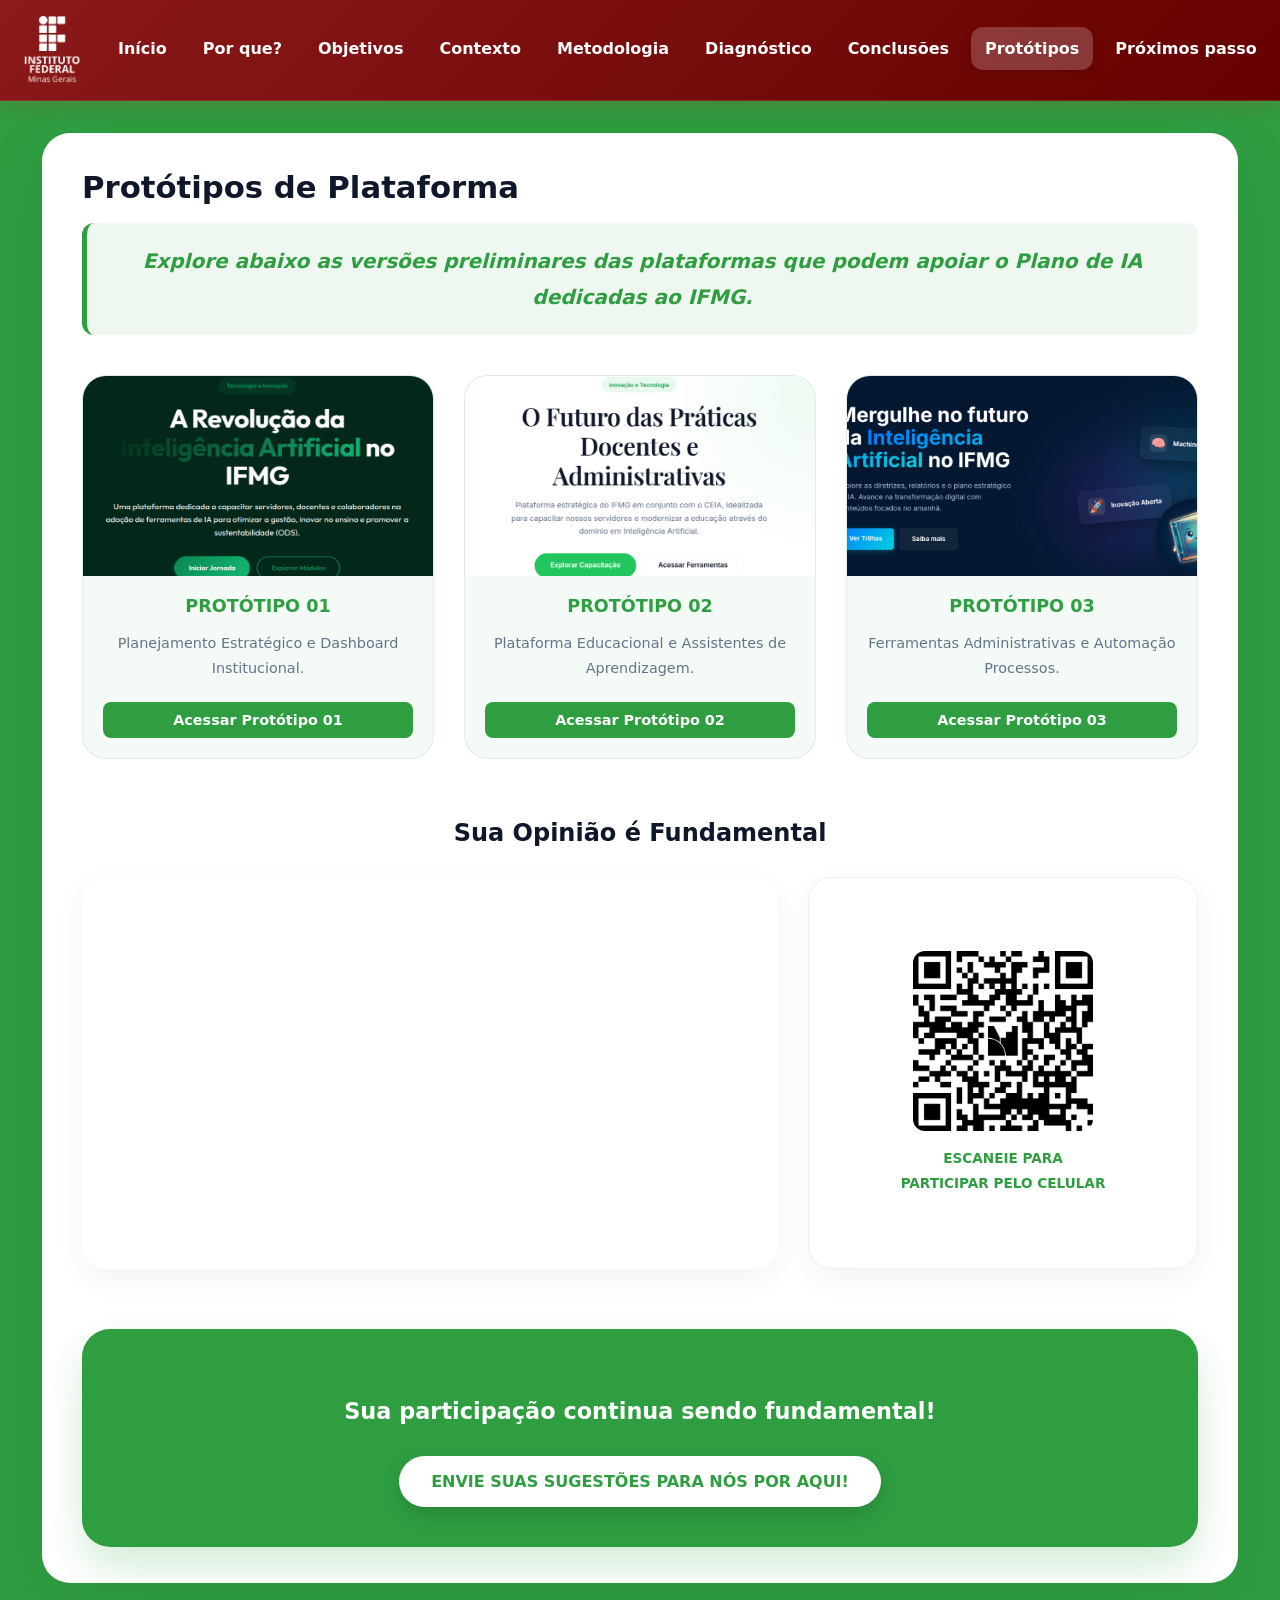
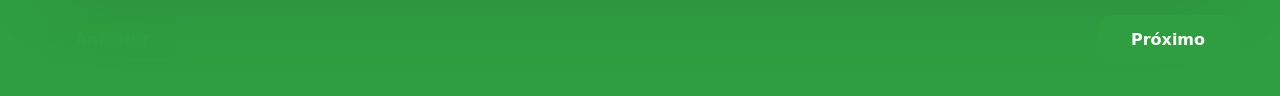
<file: prototypes.html>
<!DOCTYPE html>
<html lang="pt-BR">

<head>
  <meta charset="UTF-8" />
  <meta name="viewport" content="width=device-width, initial-scale=1.0" />
  <title>Protótipos de Plataforma | Plano de IA IFMG</title>
  <link rel="stylesheet" href="styles.css" />
</head>

<body>
  <div class="presentation">
    <aside class="toc">
      <div class="toc-brand">
        <img src="imagens/logotiposIFMG/ifmg-vertical-branca.png" alt="Logo IFMG" class="brand-logo" />
      </div>
      <nav>
        <a href="index.html">Início</a>
        <a href="why.html">Por que?</a>
        <a href="objetivos.html">Objetivos</a>
        <a href="context.html">Contexto</a>
        <a href="methodology.html">Metodologia</a>
        <a href="diagnosis.html">Diagnóstico</a>
        <a href="results.html">Conclusões</a>
        <a href="prototypes.html" class="active">Protótipos</a>
        <a href="next-steps.html">Próximos passos</a>
      </nav>
      <div class="toc-note">
        Explore os ambientes de IA em desenvolvimento.
      </div>
    </aside>

    <main>
      <section class="slide">
        <div class="section-header">
          <span class="section-label">P</span>
          <h2>Protótipos de Plataforma</h2>
        </div>

        <div
          style="background: rgba(47, 158, 65, 0.08); border-left: 5px solid #2f9e41; padding: 20px; border-radius: 12px; margin-bottom: 40px; text-align: center;">
          <p style="color: #2f9e41; margin: 0; font-size: 1.25rem; font-weight: 700; font-style: italic;">
            Explore abaixo as versões preliminares das plataformas que podem apoiar o Plano de IA dedicadas ao IFMG.
          </p>
        </div>
        <div
          style="display: grid; grid-template-columns: repeat(auto-fit, minmax(300px, 1fr)); gap: 30px; margin: 40px 0;">
          <!-- PROTÓTIPO 01 -->
          <article class="feature-card" style="padding: 0; overflow: hidden; display: flex; flex-direction: column;">
            <img src="imagens/01.png" alt="Miniatura Protótipo 01"
              style="width: 100%; height: 200px; object-fit: cover;">
            <div
              style="padding: 20px; flex-grow: 1; display: flex; flex-direction: column; justify-content: space-between;">
              <div>
                <strong style="display: block; color: #2f9e41; margin-bottom: 8px; font-size: 1.1rem;">PROTÓTIPO
                  01</strong>
                <p style="font-size: 0.9rem; color: #64748b; margin-bottom: 20px;">Planejamento Estratégico e Dashboard
                  Institucional.</p>
              </div>
              <a href="https://plano-ia-ifmg.vercel.app/" target="_blank"
                style="background: #2f9e41; color: #fff; text-decoration: none; padding: 10px; border-radius: 8px; font-weight: 700; text-align: center; font-size: 0.9rem; transition: background 0.3s;"
                onmouseover="this.style.background='#267d34'" onmouseout="this.style.background='#2f9e41'">Acessar
                Protótipo 01</a>
            </div>
          </article>

          <!-- PROTÓTIPO 02 -->
          <article class="feature-card" style="padding: 0; overflow: hidden; display: flex; flex-direction: column;">
            <img src="imagens/02.png" alt="Miniatura Protótipo 02"
              style="width: 100%; height: 200px; object-fit: cover;">
            <div
              style="padding: 20px; flex-grow: 1; display: flex; flex-direction: column; justify-content: space-between;">
              <div>
                <strong style="display: block; color: #2f9e41; margin-bottom: 8px; font-size: 1.1rem;">PROTÓTIPO
                  02</strong>
                <p style="font-size: 0.9rem; color: #64748b; margin-bottom: 20px;">Plataforma Educacional e Assistentes
                  de Aprendizagem.</p>
              </div>
              <a href="https://plataforma-ifmgia-02.vercel.app/" target="_blank"
                style="background: #2f9e41; color: #fff; text-decoration: none; padding: 10px; border-radius: 8px; font-weight: 700; text-align: center; font-size: 0.9rem; transition: background 0.3s;"
                onmouseover="this.style.background='#267d34'" onmouseout="this.style.background='#2f9e41'">Acessar
                Protótipo 02</a>
            </div>
          </article>

          <!-- PROTÓTIPO 03 -->
          <article class="feature-card" style="padding: 0; overflow: hidden; display: flex; flex-direction: column;">
            <img src="imagens/03.png" alt="Miniatura Protótipo 03"
              style="width: 100%; height: 200px; object-fit: cover;">
            <div
              style="padding: 20px; flex-grow: 1; display: flex; flex-direction: column; justify-content: space-between;">
              <div>
                <strong style="display: block; color: #2f9e41; margin-bottom: 8px; font-size: 1.1rem;">PROTÓTIPO
                  03</strong>
                <p style="font-size: 0.9rem; color: #64748b; margin-bottom: 20px;">Ferramentas Administrativas e
                  Automação Processos.</p>
              </div>
              <a href="https://plataforma-ifmgia-03.vercel.app/" target="_blank"
                style="background: #2f9e41; color: #fff; text-decoration: none; padding: 10px; border-radius: 8px; font-weight: 700; text-align: center; font-size: 0.9rem; transition: background 0.3s;"
                onmouseover="this.style.background='#267d34'" onmouseout="this.style.background='#2f9e41'">Acessar
                Protótipo 03</a>
            </div>
          </article>
        </div>

        <div class="section-header" style="margin-top: 60px; text-align: center; display: block;">
          <h2 style="font-size: 1.5rem; width: 100%;">Sua Opinião é Fundamental</h2>
        </div>

        <!-- MENTIMETER E QR CODE -->
        <div style="display: flex; flex-wrap: wrap; gap: 30px; margin: 30px 0; align-items: stretch;">
          <!-- Coluna Mentimeter -->
          <div
            style="flex: 2; min-width: 300px; background: transparent; border-radius: 24px; position: relative; overflow: hidden; box-shadow: 0 10px 30px rgba(0,0,0,0.05);">
            <div style='position: relative; padding-bottom: 56.25%; height: 0; overflow: hidden;'>
              <iframe sandbox='allow-popups allow-scripts allow-same-origin allow-presentation' allowfullscreen='true'
                allowtransparency='true' frameborder='0'
                src='https://www.mentimeter.com/app/presentation/al7cisidu2gkuihz13au281hrbrorcwh/embed'
                style='position: absolute; top: 0; left: 0; width: 100%; height: 100%;'></iframe>
            </div>
          </div>

          <!-- Coluna QR Code -->
          <div
            style="flex: 1; min-width: 200px; background: #fff; border-radius: 24px; padding: 20px; display: flex; flex-direction: column; align-items: center; justify-content: center; box-shadow: 0 10px 30px rgba(0,0,0,0.05); border: 1px solid rgba(47, 158, 65, 0.1);">
            <img src="imagens/qrcode.png" alt="QR Code Feedback"
              style="width: 100%; max-width: 180px; height: auto; border-radius: 12px; margin-bottom: 15px;">
            <p style="font-size: 0.85rem; color: #2f9e41; font-weight: 700; text-align: center; margin: 0;">ESCANEIE
              PARA<br>PARTICIPAR PELO CELULAR</p>
          </div>
        </div>

        <div
          style="text-align: center; margin-top: 60px; padding: 40px; background: #2f9e41; border-radius: 28px; box-shadow: 0 20px 40px rgba(47, 158, 65, 0.2); color: #fff;">
          <p style="font-weight: 700; color: #fff; margin-bottom: 24px; font-size: 1.4rem;">Sua participação continua
            sendo fundamental!</p>
          <a href="https://forms.gle/41SKkVCjZacYEatH8" target="_blank"
            style="background: #fff; color: #2f9e41; padding: 16px 32px; border-radius: 50px; text-decoration: none; font-weight: 800; display: inline-block; transition: all 0.3s ease; box-shadow: 0 8px 20px rgba(0,0,0,0.15);"
            onmouseover="this.style.background='#f0fdf4'; this.style.transform='scale(1.05)'"
            onmouseout="this.style.background='#fff'; this.style.transform='scale(1)'">
            ENVIE SUAS SUGESTÕES PARA NÓS POR AQUI!
          </a>

        </div>
      </section>
      <div class="page-nav">
        <a href="results.html" class="page-nav-button page-nav-prev">Anterior</a>
        <a href="next-steps.html" class="page-nav-button page-nav-next">Próximo</a>
      </div>
    </main>
  </div>
</body>

</html>
</file>
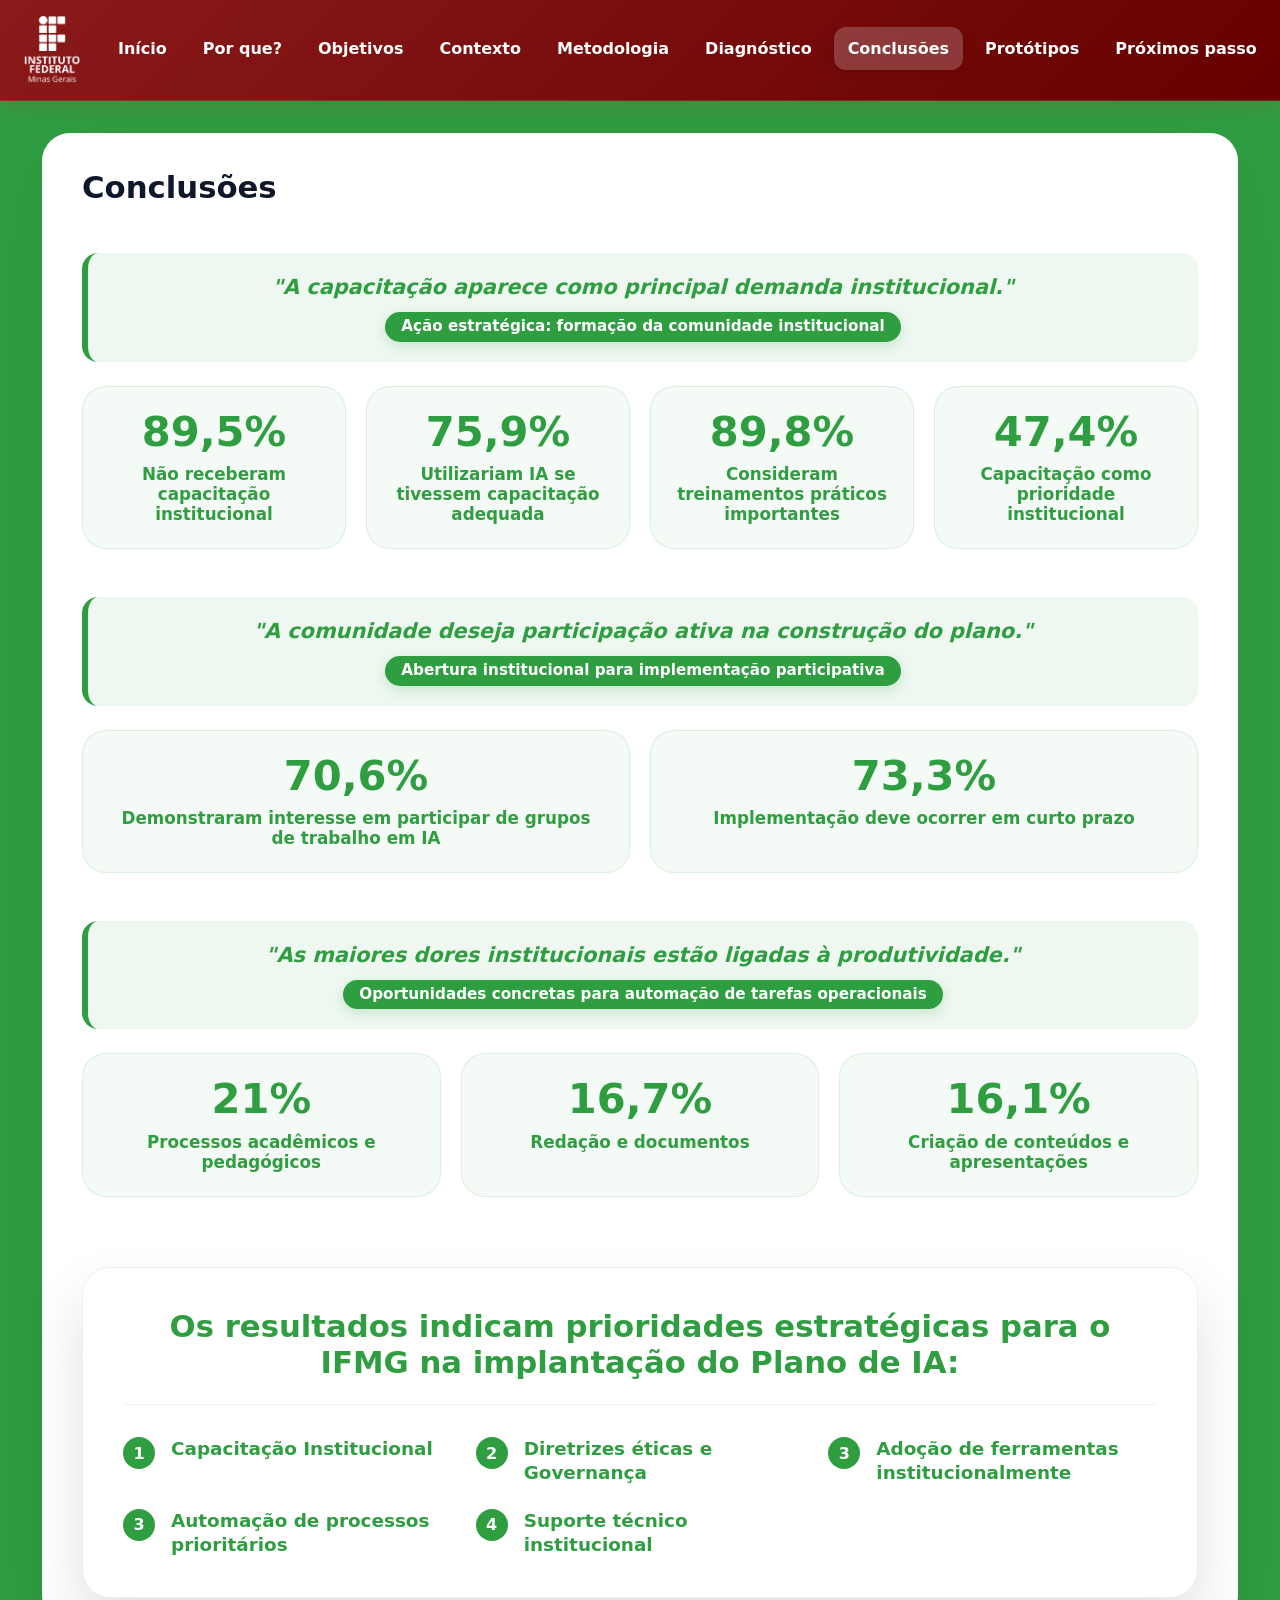
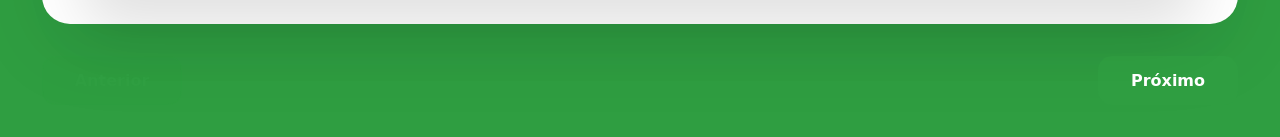
<file: results.html>
<!DOCTYPE html>
<html lang="pt-BR">

<head>
  <meta charset="UTF-8" />
  <meta name="viewport" content="width=device-width, initial-scale=1.0" />
  <title>Conclusões | Plano de IA IFMG</title>
  <link rel="stylesheet" href="styles.css" />
</head>

<body>
  <div class="presentation">
    <aside class="toc">
      <div class="toc-brand">
        <img src="imagens/logotiposIFMG/ifmg-vertical-branca.png" alt="Logo IFMG" class="brand-logo" />
      </div>
      <nav>
        <a href="index.html">Início</a>
        <a href="why.html">Por que?</a>
        <a href="objetivos.html">Objetivos</a>
        <a href="context.html">Contexto</a>
        <a href="methodology.html">Metodologia</a>
        <a href="diagnosis.html">Diagnóstico</a>
        <a href="results.html" class="active">Conclusões</a>
        <a href="prototypes.html">Protótipos</a>
        <a href="next-steps.html">Próximos passos</a>
      </nav>
      <div class="toc-note">
        Navegue entre as páginas do menu.
      </div>
    </aside>

    <main>
      <section class="slide">
        <div class="section-header">
          <span class="section-label">5</span>
          <h2>Conclusões</h2>
        </div>
        <div
          style="background: rgba(47, 158, 65, 0.08); border-left: 6px solid #2f9e41; padding: 20px 24px; border-radius: 16px; margin: 48px 0 24px 0; text-align: center;">
          <h3
            style="margin: 0; color: #2f9e41; font-size: 1.3rem; font-weight: 700; font-style: italic; line-height: 1.4;">
            "A capacitação aparece como principal demanda institucional."
            <br>
            <span
              style="background: #2f9e41; color: #fff; padding: 4px 16px; border-radius: 50px; display: inline-block; margin-top: 10px; font-style: normal; font-size: 0.95rem; font-weight: 600; box-shadow: 0 4px 12px rgba(47,158,65,0.2);">
              Ação estratégica: formação da comunidade institucional
            </span>
          </h3>
        </div>

        <div class="result-grid"
          style="display: grid; grid-template-columns: repeat(auto-fit, minmax(240px, 1fr)); gap: 20px;">
          <article class="feature-card" style="padding: 24px; transition: all 0.3s ease;">
            <div style="font-size: 2.6rem; font-weight: 800; color: #2f9e41; line-height: 1; margin-bottom: 12px;">89,5%
            </div>
            <h3 style="color: #2f9e41; margin-bottom: 0; font-size: 1.05rem;">Não receberam capacitação institucional
            </h3>
          </article>

          <article class="feature-card" style="padding: 24px; transition: all 0.3s ease;">
            <div style="font-size: 2.6rem; font-weight: 800; color: #2f9e41; line-height: 1; margin-bottom: 12px;">75,9%
            </div>
            <h3 style="color: #2f9e41; margin-bottom: 0; font-size: 1.05rem;">Utilizariam IA se tivessem capacitação
              adequada</h3>
          </article>

          <article class="feature-card" style="padding: 24px; transition: all 0.3s ease;">
            <div style="font-size: 2.6rem; font-weight: 800; color: #2f9e41; line-height: 1; margin-bottom: 12px;">89,8%
            </div>
            <h3 style="color: #2f9e41; margin-bottom: 0; font-size: 1.05rem;">Consideram treinamentos práticos
              importantes</h3>
          </article>

          <article class="feature-card" style="padding: 24px; transition: all 0.3s ease;">
            <div style="font-size: 2.6rem; font-weight: 800; color: #2f9e41; line-height: 1; margin-bottom: 12px;">47,4%
            </div>
            <h3 style="color: #2f9e41; margin-bottom: 0; font-size: 1.05rem;">Capacitação como prioridade institucional
            </h3>
          </article>
        </div>

        <div
          style="background: rgba(47, 158, 65, 0.08); border-left: 6px solid #2f9e41; padding: 20px 24px; border-radius: 16px; margin: 48px 0 24px 0; text-align: center;">
          <h3
            style="margin: 0; color: #2f9e41; font-size: 1.3rem; font-weight: 700; font-style: italic; line-height: 1.4;">
            "A comunidade deseja participação ativa na construção do plano."
            <br>
            <span
              style="background: #2f9e41; color: #fff; padding: 4px 16px; border-radius: 50px; display: inline-block; margin-top: 10px; font-style: normal; font-size: 0.95rem; font-weight: 600; box-shadow: 0 4px 12px rgba(47,158,65,0.2);">
              Abertura institucional para implementação participativa
            </span>
          </h3>
        </div>

        <div class="result-grid"
          style="display: grid; grid-template-columns: repeat(auto-fit, minmax(240px, 1fr)); gap: 20px;">
          <article class="feature-card" style="padding: 24px; transition: all 0.3s ease;">
            <div style="font-size: 2.6rem; font-weight: 800; color: #2f9e41; line-height: 1; margin-bottom: 12px;">70,6%
            </div>
            <h3 style="color: #2f9e41; margin-bottom: 0; font-size: 1.05rem;">Demonstraram interesse em participar de
              grupos de trabalho em IA</h3>
          </article>

          <article class="feature-card" style="padding: 24px; transition: all 0.3s ease;">
            <div style="font-size: 2.6rem; font-weight: 800; color: #2f9e41; line-height: 1; margin-bottom: 12px;">73,3%
            </div>
            <h3 style="color: #2f9e41; margin-bottom: 0; font-size: 1.05rem;">Implementação deve ocorrer em curto prazo
            </h3>
          </article>
        </div>


        <div
          style="background: rgba(47, 158, 65, 0.08); border-left: 6px solid #2f9e41; padding: 20px 24px; border-radius: 16px; margin: 48px 0 24px 0; text-align: center;">
          <h3
            style="margin: 0; color: #2f9e41; font-size: 1.3rem; font-weight: 700; font-style: italic; line-height: 1.4;">
            "As maiores dores institucionais estão ligadas à produtividade."
            <br>
            <span
              style="background: #2f9e41; color: #fff; padding: 4px 16px; border-radius: 50px; display: inline-block; margin-top: 10px; font-style: normal; font-size: 0.95rem; font-weight: 600; box-shadow: 0 4px 12px rgba(47,158,65,0.2);">
              Oportunidades concretas para automação de tarefas operacionais
            </span>
          </h3>
        </div>

        <div class="result-grid"
          style="display: grid; grid-template-columns: repeat(auto-fit, minmax(240px, 1fr)); gap: 20px;">
          <article class="feature-card" style="padding: 24px; transition: all 0.3s ease;">
            <div style="font-size: 2.6rem; font-weight: 800; color: #2f9e41; line-height: 1; margin-bottom: 12px;">21%
            </div>
            <h3 style="color: #2f9e41; margin-bottom: 0; font-size: 1.05rem;">Processos acadêmicos e pedagógicos</h3>
          </article>

          <article class="feature-card" style="padding: 24px; transition: all 0.3s ease;">
            <div style="font-size: 2.6rem; font-weight: 800; color: #2f9e41; line-height: 1; margin-bottom: 12px;">16,7%
            </div>
            <h3 style="color: #2f9e41; margin-bottom: 0; font-size: 1.05rem;">Redação e documentos
            </h3>
          </article>
          <article class="feature-card" style="padding: 24px; transition: all 0.3s ease;">
            <div style="font-size: 2.6rem; font-weight: 800; color: #2f9e41; line-height: 1; margin-bottom: 12px;">16,1%
            </div>
            <h3 style="color: #2f9e41; margin-bottom: 0; font-size: 1.05rem;">Criação de conteúdos e apresentações</h3>
          </article>
        </div>


        <div
          style="background: #ffffff; padding: 40px; border-radius: 28px; margin-top: 60px; box-shadow: 0 30px 60px rgba(0,0,0,0.12); border: 1px solid rgba(47, 158, 65, 0.1); position: relative; z-index: 5; transform: translateY(10px);">
          <h2 style="color: #2f9e41; text-align: center; margin-bottom: 24px;">Os resultados indicam prioridades
            estratégicas para o IFMG na implantação do Plano de IA:</h2>

          <div
            style="display: grid; grid-template-columns: repeat(auto-fit, minmax(300px, 1fr)); gap: 24px; border-top: 1px solid rgba(0,0,0,0.05); padding-top: 32px; margin-top: 24px;">
            <div style="display: flex; align-items: flex-start; gap: 16px;">
              <span
                style="background: #2f9e41; color: #fff; width: 32px; height: 32px; border-radius: 50%; display: flex; align-items: center; justify-content: center; font-weight: 800; flex-shrink: 0;">1</span>
              <span style="font-weight: 700; color: #2f9e41; font-size: 1.15rem; line-height: 1.3;">Capacitação
                Institucional</span>
            </div>
            <div style="display: flex; align-items: flex-start; gap: 16px;">
              <span
                style="background: #2f9e41; color: #fff; width: 32px; height: 32px; border-radius: 50%; display: flex; align-items: center; justify-content: center; font-weight: 800; flex-shrink: 0;">2</span>
              <span style="font-weight: 700; color: #2f9e41; font-size: 1.15rem; line-height: 1.3;">Diretrizes éticas e
                Governança</span>
            </div>
            <div style="display: flex; align-items: flex-start; gap: 16px;">
              <span
                style="background: #2f9e41; color: #fff; width: 32px; height: 32px; border-radius: 50%; display: flex; align-items: center; justify-content: center; font-weight: 800; flex-shrink: 0;">3</span>
              <span style="font-weight: 700; color: #2f9e41; font-size: 1.15rem; line-height: 1.3;">Adoção de
                ferramentas institucionalmente</span>
            </div>
            <div style="display: flex; align-items: flex-start; gap: 16px;">
              <span
                style="background: #2f9e41; color: #fff; width: 32px; height: 32px; border-radius: 50%; display: flex; align-items: center; justify-content: center; font-weight: 800; flex-shrink: 0;">3</span>
              <span style="font-weight: 700; color: #2f9e41; font-size: 1.15rem; line-height: 1.3;">Automação de
                processos prioritários</span>
            </div>
            <div style="display: flex; align-items: flex-start; gap: 16px;">
              <span
                style="background: #2f9e41; color: #fff; width: 32px; height: 32px; border-radius: 50%; display: flex; align-items: center; justify-content: center; font-weight: 800; flex-shrink: 0;">4</span>
              <span style="font-weight: 700; color: #2f9e41; font-size: 1.15rem; line-height: 1.3;">Suporte técnico
                institucional</span>
            </div>
          </div>
        </div>

      </section>
      <div class="page-nav">
        <a href="diagnosis.html" class="page-nav-button page-nav-prev">Anterior</a>
        <a href="prototypes.html" class="page-nav-button page-nav-next">Próximo</a>
      </div>
    </main>
  </div>
</body>

</html>
</file>
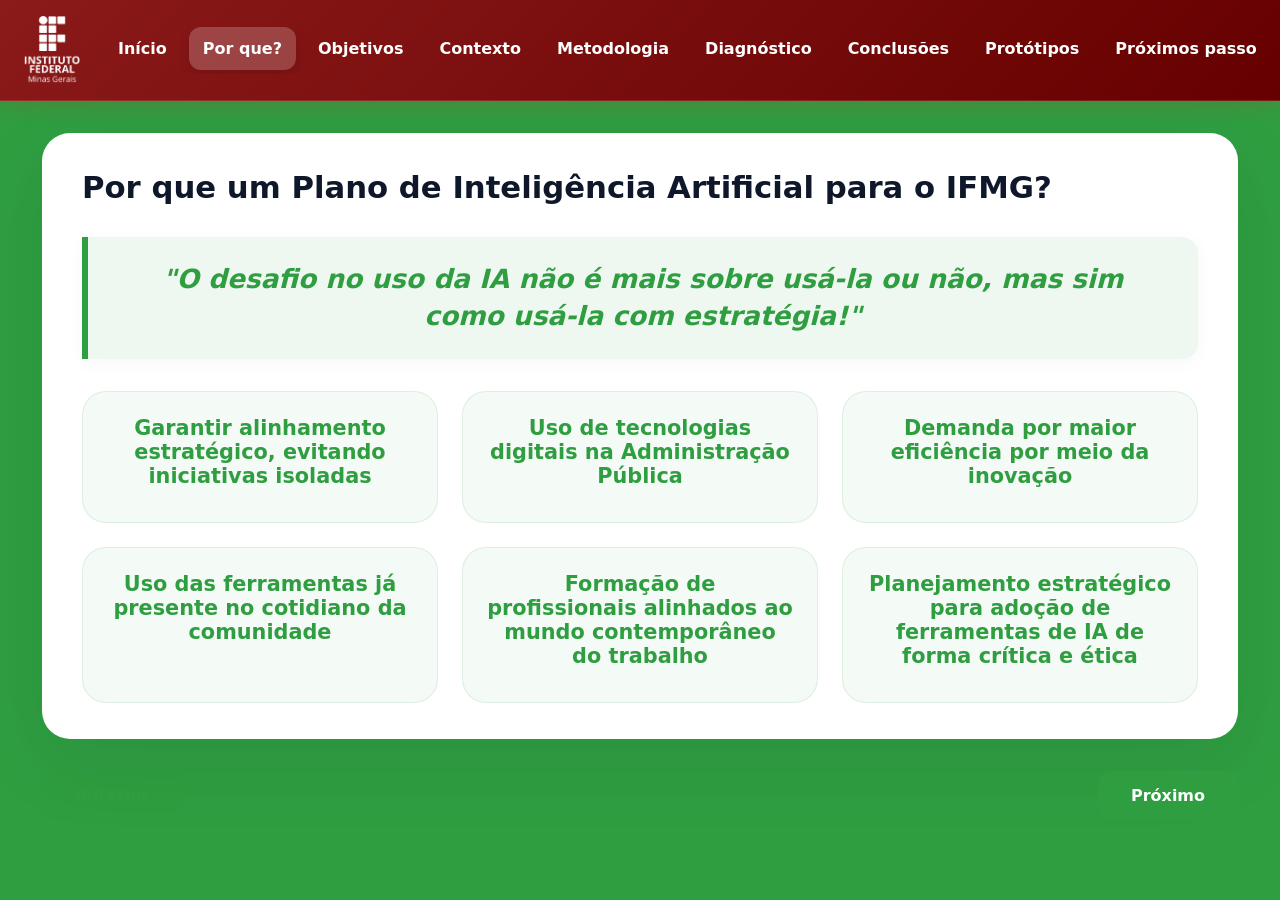
<file: why.html>
<!DOCTYPE html>
<html lang="pt-BR">

<head>
  <meta charset="UTF-8" />
  <meta name="viewport" content="width=device-width, initial-scale=1.0" />
  <title>Por que? | Plano de IA IFMG</title>
  <link rel="stylesheet" href="styles.css" />
</head>

<body>
  <div class="presentation">
    <aside class="toc">
      <div class="toc-brand">
        <img src="imagens/logotiposIFMG/ifmg-vertical-branca.png" alt="Logo IFMG" class="brand-logo" />
      </div>
      <nav>
        <a href="index.html">Início</a>
        <a href="why.html" class="active">Por que?</a>
        <a href="objetivos.html">Objetivos</a>
        <a href="context.html">Contexto</a>
        <a href="methodology.html">Metodologia</a>
        <a href="diagnosis.html">Diagnóstico</a>
        <a href="results.html">Conclusões</a>
        <a href="prototypes.html">Protótipos</a>
        <a href="next-steps.html">Próximos passos</a>
      </nav>
      <div class="toc-note">
        Navegue entre as páginas do menu.
      </div>
    </aside>

    <main>
      <section class="slide">
        <div class="section-header">
          <span class="section-label">1</span>
          <h2>Por que um Plano de Inteligência Artificial para o IFMG?</h2>
        </div>
        <div
          style="background: rgba(47, 158, 65, 0.08); border-left: 6px solid #2f9e41; padding: 24px 32px; border-radius: 0 16px 16px 0; margin: 32px 0; text-align: center; box-shadow: 0 4px 20px rgba(0,0,0,0.03);">
          <h3
            style="margin: 0; color: #2f9e41; font-size: 1.65rem; font-weight: 700; font-style: italic; line-height: 1.4;">
            "O desafio no uso da IA não é mais sobre usá-la ou não, mas sim como usá-la com estratégia!"</h3>
        </div>

        <div class="feature-grid"
          style="grid-template-columns: repeat(auto-fit, minmax(280px, 1fr)); gap: 24px; margin-top: 32px;">
          <article class="feature-card" style="transition: all 0.35s ease; cursor: default;"
            onmouseover="this.style.transform='translateY(-6px)'; this.style.boxShadow='0 12px 30px rgba(47, 158, 65, 0.15)'"
            onmouseout="this.style.transform='translateY(0)'; this.style.boxShadow='none'">
            <h3 style="font-size: 1.3rem;">Garantir alinhamento estratégico, evitando iniciativas isoladas
          </article>
          <article class="feature-card" style="transition: all 0.35s ease; cursor: default;"
            onmouseover="this.style.transform='translateY(-6px)'; this.style.boxShadow='0 12px 30px rgba(47, 158, 65, 0.15)'"
            onmouseout="this.style.transform='translateY(0)'; this.style.boxShadow='none'">
            <h3 style="font-size: 1.3rem;">Uso de tecnologias digitais na Administração Pública </h3>
          </article>
          <article class="feature-card" style="transition: all 0.35s ease; cursor: default;"
            onmouseover="this.style.transform='translateY(-6px)'; this.style.boxShadow='0 12px 30px rgba(47, 158, 65, 0.15)'"
            onmouseout="this.style.transform='translateY(0)'; this.style.boxShadow='none'">
            <h3 style="font-size: 1.3rem;">Demanda por maior eficiência por meio da inovação</h3>
          </article>
          <article class="feature-card" style="transition: all 0.35s ease; cursor: default;"
            onmouseover="this.style.transform='translateY(-6px)'; this.style.boxShadow='0 12px 30px rgba(47, 158, 65, 0.15)'"
            onmouseout="this.style.transform='translateY(0)'; this.style.boxShadow='none'">
            <h3 style="font-size: 1.3rem;">Uso das ferramentas já presente no cotidiano da comunidade</h3>
          </article>
          <article class="feature-card" style="transition: all 0.35s ease; cursor: default;"
            onmouseover="this.style.transform='translateY(-6px)'; this.style.boxShadow='0 12px 30px rgba(47, 158, 65, 0.15)'"
            onmouseout="this.style.transform='translateY(0)'; this.style.boxShadow='none'">
            <h3 style="font-size: 1.3rem;">Formação de profissionais alinhados ao mundo contemporâneo do trabalho</h3>
          </article>
          <article class="feature-card" style="transition: all 0.35s ease; cursor: default;"
            onmouseover="this.style.transform='translateY(-6px)'; this.style.boxShadow='0 12px 30px rgba(47, 158, 65, 0.15)'"
            onmouseout="this.style.transform='translateY(0)'; this.style.boxShadow='none'">
            <h3 style="font-size: 1.3rem;">Planejamento estratégico para adoção de ferramentas de IA de forma crítica e
              ética</h3>
          </article>
        </div>
      </section>
      <div class="page-nav">
        <a href="index.html" class="page-nav-button page-nav-prev">Anterior</a>
        <a href="objetivos.html" class="page-nav-button page-nav-next">Próximo</a>
      </div>
    </main>
  </div>
</body>

</html>
</file>
<file: styles.css>
:root {
  color-scheme: light;
  font-family: 'Inter', system-ui, -apple-system, BlinkMacSystemFont, 'Segoe UI', sans-serif;
  background: rgba(47, 158, 65, 0.05);
  color: #0f172a;
  accent-color: #2f9e41;
}

* {
  box-sizing: border-box;
}

body {
  margin: 0;
  min-height: 100vh;
  background: #2f9e41;
}

.presentation {
  display: flex;
  flex-direction: column;
  min-height: 100vh;
}

.toc {
  position: sticky;
  top: 0;
  padding: 16px 24px;
  background: linear-gradient(135deg, #8b1a1a 0%, #660000 100%);
  border-bottom: 1px solid rgba(255, 255, 255, 0.1);

  color: #ffffff;
  display: flex;
  flex-direction: row;
  align-items: center;
  justify-content: space-between;
  gap: 24px;
  box-shadow: 0 4px 20px rgba(201, 42, 42, 0.2);
  z-index: 100;
}

.toc-brand {
  display: flex;
  align-items: center;
  gap: 14px;
  flex-shrink: 0;
}

.brand-logo {
  max-width: 56px;
  height: auto;
}

.brand-text span {
  display: block;
  font-size: 1.55rem;
  font-weight: 700;
  letter-spacing: 0.08em;
  color: #ffffff;
}

.toc-brand small {
  display: block;
  margin-top: 6px;
  color: rgba(255, 255, 255, 0.82);
}

.toc nav {
  display: flex;
  flex-direction: row;
  gap: 8px;
  overflow-x: auto;
  white-space: nowrap;
  padding-bottom: 4px;
}

.toc a {
  padding: 12px 14px;
  border-radius: 12px;
  text-decoration: none;
  color: #ffffff;
  font-weight: 700;
  transition: all 0.25s ease;
}

.toc a.active,
.toc a:hover {
  background: rgba(255, 255, 255, 0.2);
  color: #ffffff;
  box-shadow: 0 4px 12px rgba(0, 0, 0, 0.1);
}

.toc-note {
  display: none;
}

main {
  padding: 32px 42px;
}

.slide {
  background: #ffffff;
  border-radius: 28px;
  padding: 36px 40px;
  box-shadow: 0 24px 80px rgba(15, 23, 42, 0.08);
  margin-bottom: 24px;
}

.slide:last-child {
  margin-bottom: 0;
}

.page-nav {
  display: flex;
  justify-content: space-between;
  gap: 14px;
  margin-top: 32px;
  flex-wrap: wrap;
}

.page-nav-button {
  display: inline-flex;
  align-items: center;
  justify-content: center;
  min-width: 140px;
  padding: 14px 22px;
  border-radius: 14px;
  font-weight: 700;
  text-decoration: none;
  transition: transform 0.22s ease, background 0.22s ease, border-color 0.22s ease;
}

.page-nav-prev {
  color: #2f9e41;
  background: rgba(47, 158, 65, 0.1);
  border: 1px solid rgba(47, 158, 65, 0.18);
}

.page-nav-next {
  color: #ffffff;
  background: #2f9e41;
}

.page-nav-button:hover {
  transform: translateY(-1px);
}

@media (max-width: 820px) {
  .page-nav {
    flex-direction: column;
  }
}

.hero {
  background: #2f9e41;
  color: #ffffff;
  padding: 60px 48px;
  border-radius: 32px;
  box-shadow: 0 32px 100px rgba(15, 23, 42, 0.18);
  text-align: center;
}

.hero-inner {
  max-width: 900px;
  margin: 0 auto;
}

.hero-brand-row {
  display: flex;
  align-items: center;
  justify-content: center;
  gap: 24px;
  flex-wrap: wrap;
  margin-bottom: 28px;
}

.hero-logo {
  max-width: 220px;
  height: auto;
}

.hero-logo.ceia-logo {
  max-width: 160px;
}

.hero .hero-team {
  margin-top: 14px;
  color: #ffffff;
  font-size: 1.02rem;
  max-width: 720px;
  line-height: 1.75;
}

.hero .eyebrow {
  color: #ffffff;
  text-transform: uppercase;
  letter-spacing: 0.16em;
  font-size: 0.9rem;
  margin-bottom: 18px;
}

.hero h1 {
  margin: 0;
  font-size: clamp(3rem, 5vw, 4.5rem);
  line-height: 1.02;
}

.hero h2 {
  margin: 22px auto 16px;
  font-size: clamp(1.4rem, 2.8vw, 2.1rem);
  color: #ffffff;
  max-width: 810px;
}

.subheading,
.section-description {
  max-width: 760px;
  margin: 0;
  color: #ffffff;
  font-size: 1rem;
  line-height: 1.9;
}

.hero .subheading,
.hero .section-description {
  margin: 0 auto;
}

.hero-meta {
  display: flex;
  justify-content: center;
  flex-wrap: wrap;
  gap: 12px 24px;
  margin-top: 24px;
  color: #ffffff;
  font-size: 0.95rem;
}

.section-label {
  display: none;
}

h2 {
  margin: 0 0 18px;
  font-size: clamp(1.9rem, 2.4vw, 2.4rem);
}

p,
li {
  color: #334155;
  font-size: 1rem;
  line-height: 1.8;
}

.highlight-section {
  background: rgba(47, 158, 65, 0.05);
}

.highlight-card {
  padding: 24px;
  border-radius: 28px;
  background: linear-gradient(180deg, #ffffff 0%, rgba(47, 158, 65, 0.1) 100%);
  border: 1px solid rgba(47, 158, 65, 0.18);
  box-shadow: 0 16px 30px rgba(15, 23, 42, 0.06);
}

.highlight-card h3 {
  margin: 0 0 10px;
  color: #2f9e41;
}

.highlight-card p {
  margin: 0;
  color: #0f172a;
}

.feature-grid,
.info-grid,
.result-grid,
.metric-grid,
.highlight-grid,
.closing-grid {
  display: grid;
  gap: 20px;
  margin-top: 24px;
}

.feature-grid,
.info-grid,
.result-grid,
.highlight-grid {
  grid-template-columns: repeat(2, minmax(0, 1fr));
}

.highlight-grid {
  grid-template-columns: repeat(2, minmax(0, 1fr));
}

.metric-grid {
  grid-template-columns: repeat(3, minmax(0, 1fr));
}

.feature-card,
.result-card,
.metric-card,
.timeline-item {
  background: rgba(47, 158, 65, 0.05);
  border: 1px solid rgba(47, 158, 65, 0.12);
  border-radius: 24px;
  padding: 24px;
}

.feature-card {
  text-align: center;
  transition: all 0.35s ease;
}

.card-number {
  display: inline-flex;
  align-items: center;
  justify-content: center;
  width: 46px;
  height: 46px;
  border-radius: 50%;
  background: rgba(47, 158, 65, 0.12);
  color: #2f9e41;
  font-size: 1.3rem;
  font-weight: 800;
  margin: 0 auto 16px auto;
  transition: all 0.3s ease;
}

.feature-card:hover .card-number {
  background: rgba(255, 255, 255, 0.25);
  color: #ffffff;
}

.feature-card:hover {
  background: #2f9e41 !important;
  color: #ffffff !important;
}

.feature-card:hover * {
  color: #ffffff !important;
}

.feature-card h3 {
  transition: transform 0.3s ease, color 0.3s ease;
}

.feature-card:hover h3 {
  color: #ffffff !important;
  transform: scale(1.05);
}

.feature-card:hover p,
.feature-card:hover li {
  color: #ffffff !important;
}

.feature-card h3,
.result-card h3 {
  margin: 0 0 10px;
  color: #2f9e41;
}

.metric-card {
  display: grid;
  gap: 12px;
  text-align: center;
}

.metric-card strong {
  font-size: 3.5rem;
  font-weight: 800;
  color: #2f9e41;
  display: block;
  line-height: 1.1;
  margin-bottom: 5px;
  text-shadow: 0 4px 12px rgba(47, 158, 65, 0.15);
}

.metric-card span {
  font-size: 1rem;
  color: #334155;
  font-weight: 700;
  line-height: 1.4;
}

.timeline {
  display: grid;
  gap: 18px;
  margin-top: 24px;
}

.timeline-item {
  padding: 22px;
  border-radius: 24px;
  background: rgba(47, 158, 65, 0.05);
  border: 1px solid rgba(47, 158, 65, 0.16);
}

.timeline-item span {
  display: inline-flex;
  margin-bottom: 10px;
  font-weight: 700;
  color: #2f9e41;
}

.bullet-list {
  margin: 0;
  padding-left: 1.35rem;
  list-style: disc;
  display: grid;
  gap: 14px;
}

.closing {
  min-height: auto;
}

.closing-grid {
  grid-template-columns: repeat(2, minmax(0, 1fr));
}

.closing-grid strong {
  display: block;
  margin-bottom: 10px;
  color: #2f9e41;
}

@media (max-width: 1100px) {
  .toc {
    flex-direction: column;
    align-items: flex-start;
    position: relative;
  }
  .toc nav {
    width: 100%;
    overflow-x: auto;
  }
}

@media print {
  body {
    background: #ffffff;
  }

  .presentation {
    display: block;
  }

  .toc {
    display: none;
  }

  main {
    padding: 0;
  }

  .slide {
    page-break-after: always;
    box-shadow: none;
    border: none;
    border-radius: 0;
    margin: 0;
    page-break-inside: avoid;
  }

  .hero {
    border-radius: 0;
    box-shadow: none;
    padding: 48px 36px;
  }
}

@media (max-width: 820px) {
  main {
    padding: 24px 20px;
  }

  .feature-grid,
  .info-grid,
  .result-grid,
  .metric-grid,
  .closing-grid {
    grid-template-columns: 1fr;
  }

  .hero {
    padding: 40px 28px;
  }
}

/* === Fluxo de fases (methodology) === */
.phase-flow {
  display: flex;
  align-items: flex-start;
  gap: 0;
  margin-top: 48px;
  flex-wrap: wrap;
  justify-content: center;
  position: relative;
}

.phase-step {
  display: flex;
  flex-direction: column;
  align-items: center;
  flex: 1;
  min-width: 150px;
  max-width: 195px;
  position: relative;
}

.phase-circle {
  background: #2f9e41;
  color: #fff;
  border: 2px solid transparent;
  border-radius: 50%;
  width: 58px;
  height: 58px;
  display: flex;
  align-items: center;
  justify-content: center;
  font-size: 1.4rem;
  font-weight: 800;
  box-shadow: 0 6px 20px rgba(47, 158, 65, 0.35);
  cursor: pointer;
  transition: all 0.4s cubic-bezier(0.175, 0.885, 0.32, 1.275);
  z-index: 2;
  position: relative;
}

.phase-circle:hover {
  transform: scale(1.45) translateY(-10px);
  box-shadow: 0 20px 45px rgba(47, 158, 65, 0.65);
  background: #ffffff;
  color: #2f9e41;
  border-color: #2f9e41;
}

.phase-card {
  margin-top: 18px;
  background: rgba(47, 158, 65, 0.07);
  border: 1px solid rgba(47, 158, 65, 0.18);
  border-radius: 20px;
  padding: 20px 14px;
  text-align: center;
  width: 100%;
  transition: all 0.4s ease;
}

.phase-step:hover .phase-card {
  box-shadow: 0 12px 30px rgba(47, 158, 65, 0.25);
  border-color: #2f9e41;
  background: #ffffff;
  transform: translateY(5px);
}

.phase-card h3 {
  color: #2f9e41;
  font-size: 1rem;
  margin: 0 0 10px;
}

.phase-card p {
  font-size: 0.9rem;
  margin: 0;
  color: #334155;
}

.phase-connector {
  display: flex;
  align-items: center;
  align-self: flex-start;
  margin-top: 22px;
  padding: 0 4px;
  flex-shrink: 0;
}

.phase-connector::before {
  content: '';
  display: block;
  width: 28px;
  height: 2px;
  background: #2f9e41;
  opacity: 0.4;
}

.phase-connector::after {
  content: '›';
  color: #2f9e41;
  font-size: 1.5rem;
  line-height: 1;
  margin-left: 2px;
}
</file>
